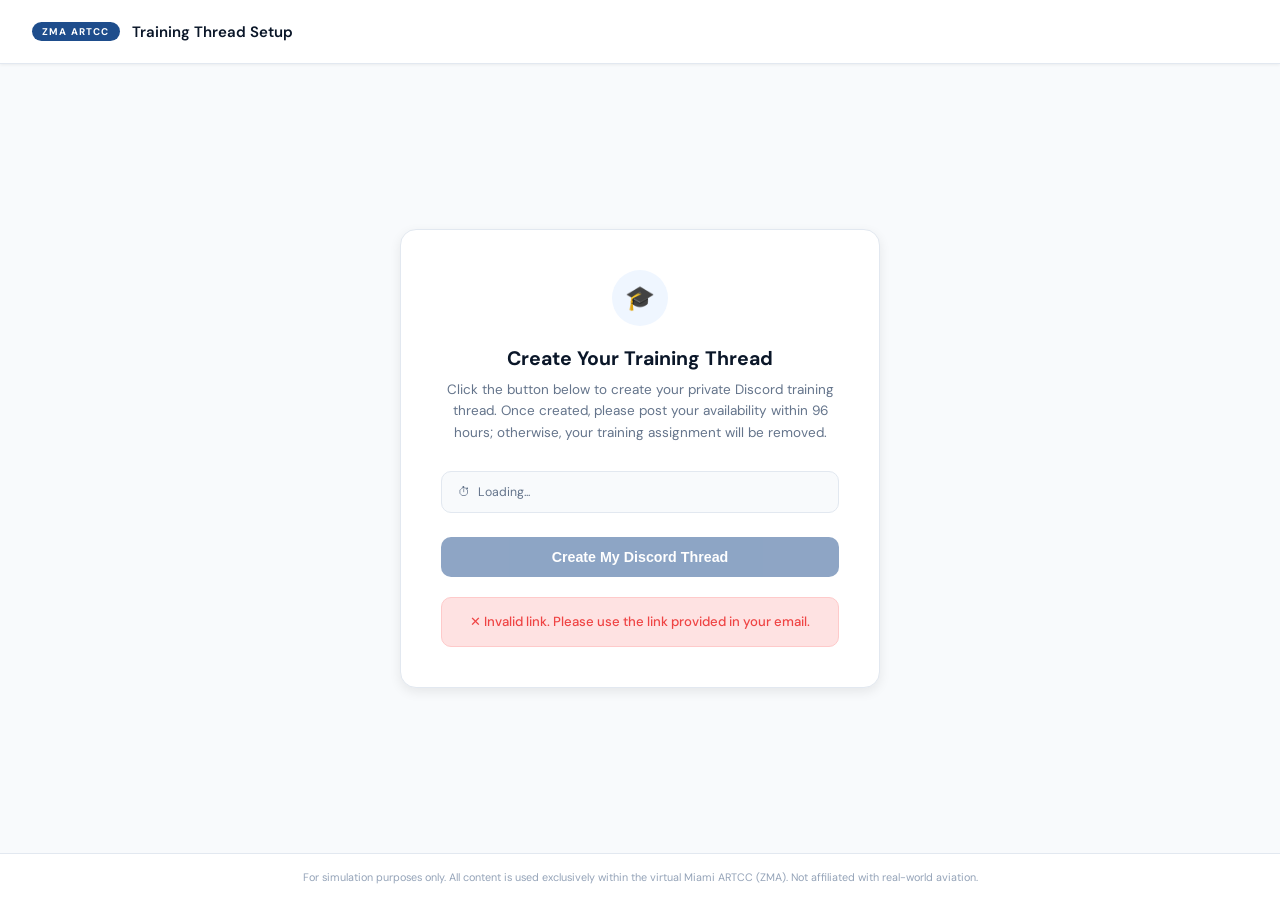
<file: create-thread.html>
<!DOCTYPE html>
<html lang="en">
<head>
  <meta charset="UTF-8">
  <meta name="viewport" content="width=device-width, initial-scale=1.0">
  <title>Create Training Thread — ZMA ARTCC</title>
  <style>
    @import url('https://fonts.googleapis.com/css2?family=DM+Sans:wght@300;400;500;600;700&display=swap');
    :root {
      --blue-900:#0a1628;--blue-600:#1e4d8c;--blue-50:#eff6ff;
      --white:#ffffff;--gray-50:#f8fafc;--gray-100:#f1f5f9;
      --gray-200:#e2e8f0;--gray-400:#94a3b8;--gray-500:#64748b;
      --gray-700:#334155;--gray-800:#1e293b;
      --green-500:#22c55e;--green-100:#dcfce7;
      --red-500:#ef4444;--red-100:#fee2e2;
      --radius:10px;--shadow:0 4px 12px rgba(0,0,0,.08);
    }
    *,*::before,*::after{box-sizing:border-box;margin:0;padding:0}
    html{font-size:15px}
    body{font-family:'DM Sans',sans-serif;background:var(--gray-50);color:var(--gray-800);-webkit-font-smoothing:antialiased;min-height:100vh;display:flex;flex-direction:column}

    nav{background:var(--white);border-bottom:1px solid var(--gray-200);padding:0 32px;height:64px;display:flex;align-items:center;box-shadow:0 1px 3px rgba(0,0,0,.06)}
    .nav-badge{background:var(--blue-600);color:#fff;font-size:.65rem;font-weight:700;letter-spacing:.12em;text-transform:uppercase;padding:3px 10px;border-radius:100px;margin-right:12px}
    .nav-title{font-size:1rem;font-weight:600;color:var(--blue-900)}

    main{flex:1;display:flex;align-items:center;justify-content:center;padding:40px 24px}

    .card{background:var(--white);border:1px solid var(--gray-200);border-radius:16px;padding:40px;max-width:480px;width:100%;box-shadow:var(--shadow);text-align:center}

    .icon{width:56px;height:56px;border-radius:50%;display:flex;align-items:center;justify-content:center;margin:0 auto 20px;font-size:1.6rem}
    .icon-blue{background:var(--blue-50)}
    .icon-green{background:var(--green-100)}
    .icon-red{background:var(--red-100)}
    .icon-gray{background:var(--gray-100)}

    h1{font-size:1.3rem;font-weight:700;color:var(--blue-900);margin-bottom:8px}
    .subtitle{font-size:.9rem;color:var(--gray-500);line-height:1.6;margin-bottom:28px}

    .info-box{background:var(--blue-50);border:1px solid var(--gray-200);border-radius:var(--radius);padding:16px 20px;margin-bottom:24px;text-align:left}
    .info-row{display:flex;justify-content:space-between;align-items:center;font-size:.85rem;margin-bottom:6px}
    .info-row:last-child{margin-bottom:0}
    .info-label{color:var(--gray-500);font-weight:500}
    .info-value{color:var(--gray-800);font-weight:600}

    .timer-box{background:var(--gray-50);border:1px solid var(--gray-200);border-radius:var(--radius);padding:12px 16px;margin-bottom:24px;font-size:.82rem;color:var(--gray-500);display:flex;align-items:center;gap:8px}
    .timer-box.urgent{background:#fff7ed;border-color:#fed7aa;color:#c2410c}
    .timer-box.expired{background:var(--red-100);border-color:#fecaca;color:var(--red-500)}

    .btn{display:inline-flex;align-items:center;justify-content:center;gap:8px;padding:12px 28px;border-radius:var(--radius);font-size:.95rem;font-weight:600;cursor:pointer;border:none;width:100%;transition:opacity .15s}
    .btn-primary{background:var(--blue-600);color:#fff}
    .btn-primary:hover{opacity:.9}
    .btn-primary:disabled{opacity:.5;cursor:not-allowed}
    .btn-success{background:#16a34a;color:#fff}

    .status{display:none;margin-top:20px;padding:14px 18px;border-radius:var(--radius);font-size:.88rem;font-weight:500;line-height:1.5}
    .status-success{background:var(--green-100);color:#16a34a;border:1px solid #bbf7d0}
    .status-error{background:var(--red-100);color:var(--red-500);border:1px solid #fecaca}

    footer{text-align:center;padding:16px;font-size:.72rem;color:var(--gray-400);border-top:1px solid var(--gray-200);background:var(--white)}
  </style>
</head>
<body>

  <nav>
    <span class="nav-badge">ZMA ARTCC</span>
    <span class="nav-title">Training Thread Setup</span>
  </nav>

  <main>
    <div class="card" id="mainCard">
      <div class="icon icon-blue" id="cardIcon">🎓</div>
      <h1 id="cardTitle">Create Your Training Thread</h1>
      <p class="subtitle" id="cardSubtitle">Click the button below to create your private Discord training thread. Once created, please post your availability within 96 hours; otherwise, your training assignment will be removed.</p>

      <div class="info-box" id="infoBox" style="display:none;">
        <div class="info-row"><span class="info-label">Training Program</span><span class="info-value" id="infoType">—</span></div>
        <div class="info-row"><span class="info-label">Assigned Trainer</span><span class="info-value" id="infoTrainer">—</span></div>
      </div>

      <div class="timer-box" id="timerBox">
        <span>⏱</span>
        <span id="timerText">Loading...</span>
      </div>

      <button class="btn btn-primary" id="createBtn" onclick="createThread()" disabled>
        Create My Discord Thread
      </button>

      <div class="status" id="statusBox"></div>
    </div>
  </main>

  <footer>For simulation purposes only. All content is used exclusively within the virtual Miami ARTCC (ZMA). Not affiliated with real-world aviation.</footer>

  <script>
    const WORKER_URL = 'https://zma-thread.parknavy01.workers.dev/create-thread';
    const params = new URLSearchParams(window.location.search);
    const cid = params.get('cid');
    const trainer = params.get('trainer');
    const type = params.get('type');
    const expires = parseInt(params.get('expires') || '0');

    let threadCreated = false;

    function formatTimeLeft(ms) {
      if (ms <= 0) return null;
      const h = Math.floor(ms / 3600000);
      const m = Math.floor((ms % 3600000) / 60000);
      if (h > 0) return `${h}h ${m}m remaining`;
      return `${m} minutes remaining`;
    }

    function init() {
      if (!cid || !expires) {
        showError('Invalid link. Please use the link provided in your email.');
        return;
      }

      const now = Date.now();
      const timeLeft = expires - now;

      // Show info box
      if (type || trainer) {
        document.getElementById('infoBox').style.display = 'block';
        document.getElementById('infoType').textContent = type ? decodeURIComponent(type) : '—';
        document.getElementById('infoTrainer').textContent = trainer ? decodeURIComponent(trainer) : '—';
      }

      if (timeLeft <= 0) {
        // Expired
        document.getElementById('timerBox').className = 'timer-box expired';
        document.getElementById('timerText').textContent = 'This link has expired.';
        document.getElementById('createBtn').disabled = true;
        document.getElementById('cardTitle').textContent = 'Link Expired';
        document.getElementById('cardSubtitle').textContent = 'This link has expired. Please contact ta@zmaartcc.net for assistance.';
        document.getElementById('cardIcon').textContent = '⏰';
        return;
      }

      // Show timer
      const timerBox = document.getElementById('timerBox');
      const timerText = document.getElementById('timerText');
      timerBox.className = timeLeft < 3600000 * 12 ? 'timer-box urgent' : 'timer-box';
      timerText.textContent = 'You have ' + formatTimeLeft(timeLeft) + ' to create your thread.';
      document.getElementById('createBtn').disabled = false;

      // Live countdown
      const interval = setInterval(() => {
        const left = expires - Date.now();
        if (left <= 0) {
          clearInterval(interval);
          timerBox.className = 'timer-box expired';
          timerText.textContent = 'This link has expired.';
          document.getElementById('createBtn').disabled = true;
        } else {
          timerBox.className = left < 3600000 * 12 ? 'timer-box urgent' : 'timer-box';
          timerText.textContent = 'You have ' + formatTimeLeft(left) + ' to create your thread.';
        }
      }, 30000);
    }

    async function createThread() {
      if (threadCreated) return;
      const btn = document.getElementById('createBtn');
      btn.disabled = true;
      btn.textContent = 'Creating thread...';

      const url = `${WORKER_URL}?cid=${encodeURIComponent(cid)}&trainer=${encodeURIComponent(trainer||'')}&type=${encodeURIComponent(type||'')}&expires=${expires}`;

      try {
        const res = await fetch(url);
        const data = await res.json();

        if (data.success) {
          threadCreated = true;
          btn.className = 'btn btn-success';
          btn.textContent = '✓ Thread Created!';
          showSuccess(`Your training thread "<strong>${data.thread_name}</strong>" has been created in Discord. Please check your Discord for the thread and post your availability within 96 hours.`);
          document.getElementById('timerBox').style.display = 'none';
        } else if (data.error === 'expired') {
          showError('This link has expired. Please contact ta@zmaartcc.net for assistance.');
          btn.textContent = 'Link Expired';
        } else if (data.error === 'no_discord') {
          showError('Your VATSIM account is not linked to Discord. Please link it at <a href="https://vatsim.net" target="_blank">vatsim.net</a> and try again.');
          btn.disabled = false;
          btn.textContent = 'Create My Discord Thread';
        } else {
          showError('Something went wrong. Please try again or contact ta@zmaartcc.net.');
          btn.disabled = false;
          btn.textContent = 'Create My Discord Thread';
        }
      } catch(e) {
        showError('Could not connect. Please try again or contact ta@zmaartcc.net.');
        btn.disabled = false;
        btn.textContent = 'Create My Discord Thread';
      }
    }

    function showSuccess(msg) {
      const box = document.getElementById('statusBox');
      box.className = 'status status-success';
      box.innerHTML = '✓ ' + msg;
      box.style.display = 'block';
    }

    function showError(msg) {
      const box = document.getElementById('statusBox');
      box.className = 'status status-error';
      box.innerHTML = '✕ ' + msg;
      box.style.display = 'block';
      document.getElementById('createBtn').disabled = true;
    }

    init();
  </script>
</body>
</html>
</file>
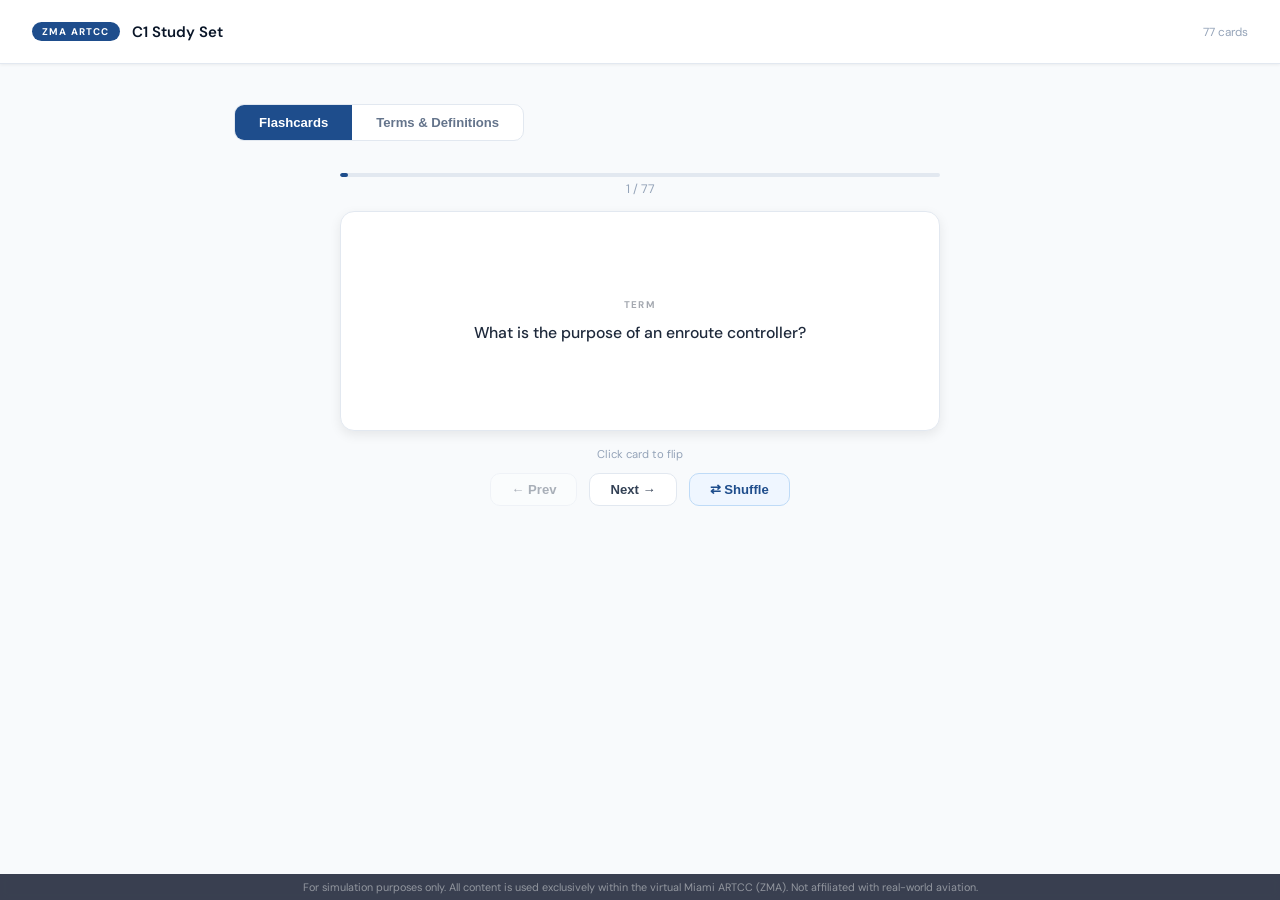
<file: flashcards-c1.html>
<!DOCTYPE html>
<html lang="en">
<head>
  <meta charset="UTF-8">
  <meta name="viewport" content="width=device-width, initial-scale=1.0">
  <title>Flashcards — ZMA ARTCC</title>
  <style>
    @import url('https://fonts.googleapis.com/css2?family=DM+Sans:wght@300;400;500;600;700&display=swap');
    :root {
      --blue-900:#0a1628;--blue-600:#1e4d8c;--blue-50:#eff6ff;
      --white:#ffffff;--gray-50:#f8fafc;--gray-100:#f1f5f9;
      --gray-200:#e2e8f0;--gray-400:#94a3b8;--gray-500:#64748b;
      --gray-700:#334155;--gray-800:#1e293b;
      --radius:10px;--shadow:0 4px 12px rgba(0,0,0,.08);
    }
    *,*::before,*::after{box-sizing:border-box;margin:0;padding:0}
    html{font-size:15px}
    body{font-family:'DM Sans',sans-serif;background:var(--gray-50);color:var(--gray-800);-webkit-font-smoothing:antialiased;min-height:100vh}

    nav{background:var(--white);border-bottom:1px solid var(--gray-200);padding:0 32px;height:64px;display:flex;align-items:center;box-shadow:0 1px 3px rgba(0,0,0,.06)}
    .nav-badge{background:var(--blue-600);color:#fff;font-size:.65rem;font-weight:700;letter-spacing:.12em;text-transform:uppercase;padding:3px 10px;border-radius:100px;margin-right:12px}
    .nav-title{font-size:1rem;font-weight:600;color:var(--blue-900)}
    .nav-count{margin-left:auto;font-size:.78rem;color:var(--gray-400)}

    .page{max-width:860px;margin:0 auto;padding:40px 24px 160px}

    /* ── Section headers ── */
    .section-header{font-size:.7rem;font-weight:700;text-transform:uppercase;letter-spacing:.1em;color:var(--gray-400);margin-bottom:14px;display:flex;align-items:center;gap:10px}
    .section-header::after{content:'';flex:1;height:1px;background:var(--gray-200)}

    /* ── Flashcard ── */
    .flashcard-area{display:flex;flex-direction:column;align-items:center;margin-bottom:48px}
    .card-counter{font-size:.82rem;color:var(--gray-400);margin-bottom:14px}
    .flashcard-wrap{perspective:1000px;width:100%;max-width:600px;height:220px;cursor:pointer;margin-bottom:16px}
    .flashcard-inner{width:100%;height:100%;position:relative;transform-style:preserve-3d;transition:transform .45s cubic-bezier(.4,0,.2,1)}
    .flashcard-wrap.flipped .flashcard-inner{transform:rotateY(180deg)}
    .card-face{position:absolute;inset:0;backface-visibility:hidden;border-radius:14px;display:flex;flex-direction:column;align-items:center;justify-content:center;padding:28px;box-shadow:var(--shadow);text-align:center}
    .card-front{background:var(--white);border:1px solid var(--gray-200)}
    .card-back{background:var(--blue-600);border:1px solid var(--blue-600);color:#fff;transform:rotateY(180deg)}
    .card-label{font-size:.65rem;font-weight:700;letter-spacing:.12em;text-transform:uppercase;opacity:.4;margin-bottom:10px}
    .card-text{font-size:1.05rem;font-weight:500;line-height:1.5}
    .card-image{max-height:80px;max-width:100%;border-radius:8px;margin-bottom:10px;object-fit:contain}
    .card-hint{font-size:.75rem;color:var(--gray-400);margin-top:8px}

    .card-nav{display:flex;align-items:center;gap:12px}
    .card-nav button{background:var(--white);border:1px solid var(--gray-200);border-radius:var(--radius);padding:8px 20px;font-size:.875rem;font-weight:600;cursor:pointer;color:var(--gray-700);transition:background .15s}
    .card-nav button:hover{background:var(--gray-50)}
    .card-nav button:disabled{opacity:.4;cursor:not-allowed}
    .card-nav .shuffle-btn{background:var(--blue-50);border-color:#bfdbf7;color:var(--blue-600)}
    .progress-bar{width:100%;max-width:600px;height:4px;background:var(--gray-200);border-radius:100px;overflow:hidden;margin-bottom:4px}
    .progress-fill{height:100%;background:var(--blue-600);border-radius:100px;transition:width .3s}

    /* ── Q&A List ── */
    .qa-table{background:var(--white);border:1px solid var(--gray-200);border-radius:var(--radius);overflow:hidden;box-shadow:0 1px 3px rgba(0,0,0,.06);margin-bottom:40px}
    .qa-row{display:grid;grid-template-columns:1fr 1fr;border-bottom:1px solid var(--gray-100)}
    .qa-row:last-child{border-bottom:none}
    .qa-row:hover{background:var(--gray-50)}
    .qa-cell{padding:14px 20px;font-size:.88rem;line-height:1.6;color:var(--gray-700)}
    .qa-cell.term{font-weight:600;color:var(--gray-800);border-right:1px solid var(--gray-100)}
    .qa-cell img{max-width:100%;max-height:80px;border-radius:6px;margin-top:6px;object-fit:contain}
    .qa-header{background:var(--gray-50);font-size:.72rem;font-weight:700;text-transform:uppercase;letter-spacing:.08em;color:var(--gray-500);padding:10px 20px;display:grid;grid-template-columns:1fr 1fr;border-bottom:1px solid var(--gray-200)}

    .search-wrap{margin-bottom:14px}
    .search-input{width:100%;padding:10px 14px;border:1px solid var(--gray-200);border-radius:var(--radius);font-size:.875rem;font-family:inherit;background:var(--white)}
    .search-input:focus{outline:none;border-color:var(--blue-600)}

    footer{position:fixed;bottom:0;left:0;right:0;background:rgba(15,23,42,.82);backdrop-filter:blur(4px);text-align:center;padding:6px 16px;font-size:.72rem;color:rgba(255,255,255,.45)}
  </style>
</head>
<body>

  <nav>
    <span class="nav-badge">ZMA ARTCC</span>
    <span class="nav-title" id="setTitle">Flashcards</span>
    <span class="nav-count" id="setCount"></span>
  </nav>

  <div class="page">

    <!-- Mode Toggle -->
    <div style="display:flex;gap:0;background:var(--white);border:1px solid var(--gray-200);border-radius:var(--radius);overflow:hidden;margin-bottom:32px;width:fit-content;">
      <button id="tabFlashcards" onclick="showMode('flashcards')"
        style="padding:10px 24px;font-size:.875rem;font-weight:600;border:none;cursor:pointer;background:var(--blue-600);color:#fff;transition:background .15s;">
        Flashcards
      </button>
      <button id="tabTerms" onclick="showMode('terms')"
        style="padding:10px 24px;font-size:.875rem;font-weight:600;border:none;cursor:pointer;background:transparent;color:var(--gray-500);transition:background .15s;">
        Terms &amp; Definitions
      </button>
    </div>

    <!-- Flashcard section -->
    <div id="modeFlashcards">
      <div class="flashcard-area">
      <div class="progress-bar"><div class="progress-fill" id="progressFill" style="width:0%"></div></div>
      <div class="card-counter" id="cardCounter">— / —</div>
      <div class="flashcard-wrap" id="flashcardWrap" onclick="flipCard()">
        <div class="flashcard-inner" id="flashcardInner">
          <div class="card-face card-front" id="cardFront">
            <div class="card-label">Term</div>
            <div class="card-text" id="frontText">Loading...</div>
          </div>
          <div class="card-face card-back" id="cardBack">
            <div class="card-label" style="color:rgba(255,255,255,.5);">Definition</div>
            <div class="card-text" id="backText"></div>
          </div>
        </div>
      </div>
      <div style="font-size:.75rem;color:var(--gray-400);margin-bottom:12px;" id="clickHint">Click card to flip</div>
      <div class="card-nav">
        <button onclick="prevCard()" id="prevBtn" disabled>← Prev</button>
        <button onclick="nextCard()" id="nextBtn">Next →</button>
        <button class="shuffle-btn" onclick="shuffleCards()">⇄ Shuffle</button>
      </div>
    </div>

      </div>
    </div><!-- /modeFlashcards -->

    <!-- Q&A List -->
    <div id="modeTerms" style="display:none;">
      <div class="search-wrap">
      <input class="search-input" id="searchInput" placeholder="Search terms or definitions..." oninput="filterQA()">
    </div>
    <div class="qa-table">
      <div class="qa-header"><span>Term</span><span>Definition</span></div>
      <div id="qaList"></div>
    </div>
    </div><!-- /modeTerms -->

  </div>

  <footer>For simulation purposes only. All content is used exclusively within the virtual Miami ARTCC (ZMA). Not affiliated with real-world aviation.</footer>

  <script>
    // ── Config — change this per page ──
    // The JSON file should be in the same folder as this HTML file
    const JSON_FILE = document.currentScript?.dataset?.json ||
      window.location.pathname.replace('.html', '.json').replace('flashcards-','flashcards-').split('/').pop();

    let allCards = [];
    let cards = [];
    let currentIdx = 0;
    let isFlipped = false;

    function showMode(mode) {
      document.getElementById('modeFlashcards').style.display = mode === 'flashcards' ? 'block' : 'none';
      document.getElementById('modeTerms').style.display = mode === 'terms' ? 'block' : 'none';
      document.getElementById('tabFlashcards').style.background = mode === 'flashcards' ? 'var(--blue-600)' : 'transparent';
      document.getElementById('tabFlashcards').style.color = mode === 'flashcards' ? '#fff' : 'var(--gray-500)';
      document.getElementById('tabTerms').style.background = mode === 'terms' ? 'var(--blue-600)' : 'transparent';
      document.getElementById('tabTerms').style.color = mode === 'terms' ? '#fff' : 'var(--gray-500)';
    }

    async function loadCards() {
      try {
        // Try to get the set name from the filename
        const filename = window.location.pathname.split('/').pop().replace('.html','');
        const jsonPath = filename.replace('flashcards-','flashcards-') + '.json';

        const res = await fetch(jsonPath);
        if (!res.ok) throw new Error('Not found');
        const data = await res.json();

        document.getElementById('setTitle').textContent = data.name || 'Flashcards';
        document.title = `${data.name || 'Flashcards'} — ZMA ARTCC`;
        document.getElementById('setCount').textContent = `${data.cards.length} cards`;

        allCards = data.cards || [];
        cards = [...allCards];
        renderCard();
        renderQA(allCards);
      } catch(e) {
        document.getElementById('frontText').textContent = 'Could not load flashcards. Make sure the JSON file is in the same folder.';
        console.error(e);
      }
    }

    function renderCard() {
      if (!cards.length) return;
      isFlipped = false;
      document.getElementById('flashcardWrap').classList.remove('flipped');

      const card = cards[currentIdx];
      document.getElementById('frontText').innerHTML =
        (card.image ? `<img src="${card.image}" class="card-image" onerror="this.style.display='none'">` : '') +
        card.term;
      document.getElementById('backText').textContent = card.definition;
      document.getElementById('cardCounter').textContent = `${currentIdx + 1} / ${cards.length}`;
      document.getElementById('progressFill').style.width = `${((currentIdx+1)/cards.length)*100}%`;
      document.getElementById('prevBtn').disabled = currentIdx === 0;
      document.getElementById('nextBtn').disabled = currentIdx === cards.length - 1;
    }

    function flipCard() {
      isFlipped = !isFlipped;
      document.getElementById('flashcardWrap').classList.toggle('flipped', isFlipped);
      document.getElementById('clickHint').textContent = isFlipped ? 'Click to show term' : 'Click card to flip';
    }

    function nextCard() {
      if (currentIdx < cards.length - 1) { currentIdx++; renderCard(); }
    }

    function prevCard() {
      if (currentIdx > 0) { currentIdx--; renderCard(); }
    }

    function shuffleCards() {
      cards = [...cards].sort(() => Math.random() - .5);
      currentIdx = 0;
      renderCard();
    }

    function renderQA(list) {
      document.getElementById('qaList').innerHTML = list.map(c => `
        <div class="qa-row">
          <div class="qa-cell term">
            ${c.image ? `<img src="${c.image}" onerror="this.style.display='none'">` : ''}
            ${c.term}
          </div>
          <div class="qa-cell">${c.definition}</div>
        </div>`).join('');
    }

    function filterQA() {
      const q = document.getElementById('searchInput').value.toLowerCase();
      renderQA(q ? allCards.filter(c => c.term.toLowerCase().includes(q) || c.definition.toLowerCase().includes(q)) : allCards);
    }

    // Keyboard navigation
    document.addEventListener('keydown', e => {
      if (e.key === 'ArrowRight') nextCard();
      if (e.key === 'ArrowLeft') prevCard();
      if (e.key === ' ') { e.preventDefault(); flipCard(); }
    });

    loadCards();
  </script>
</body>
</html>
</file>
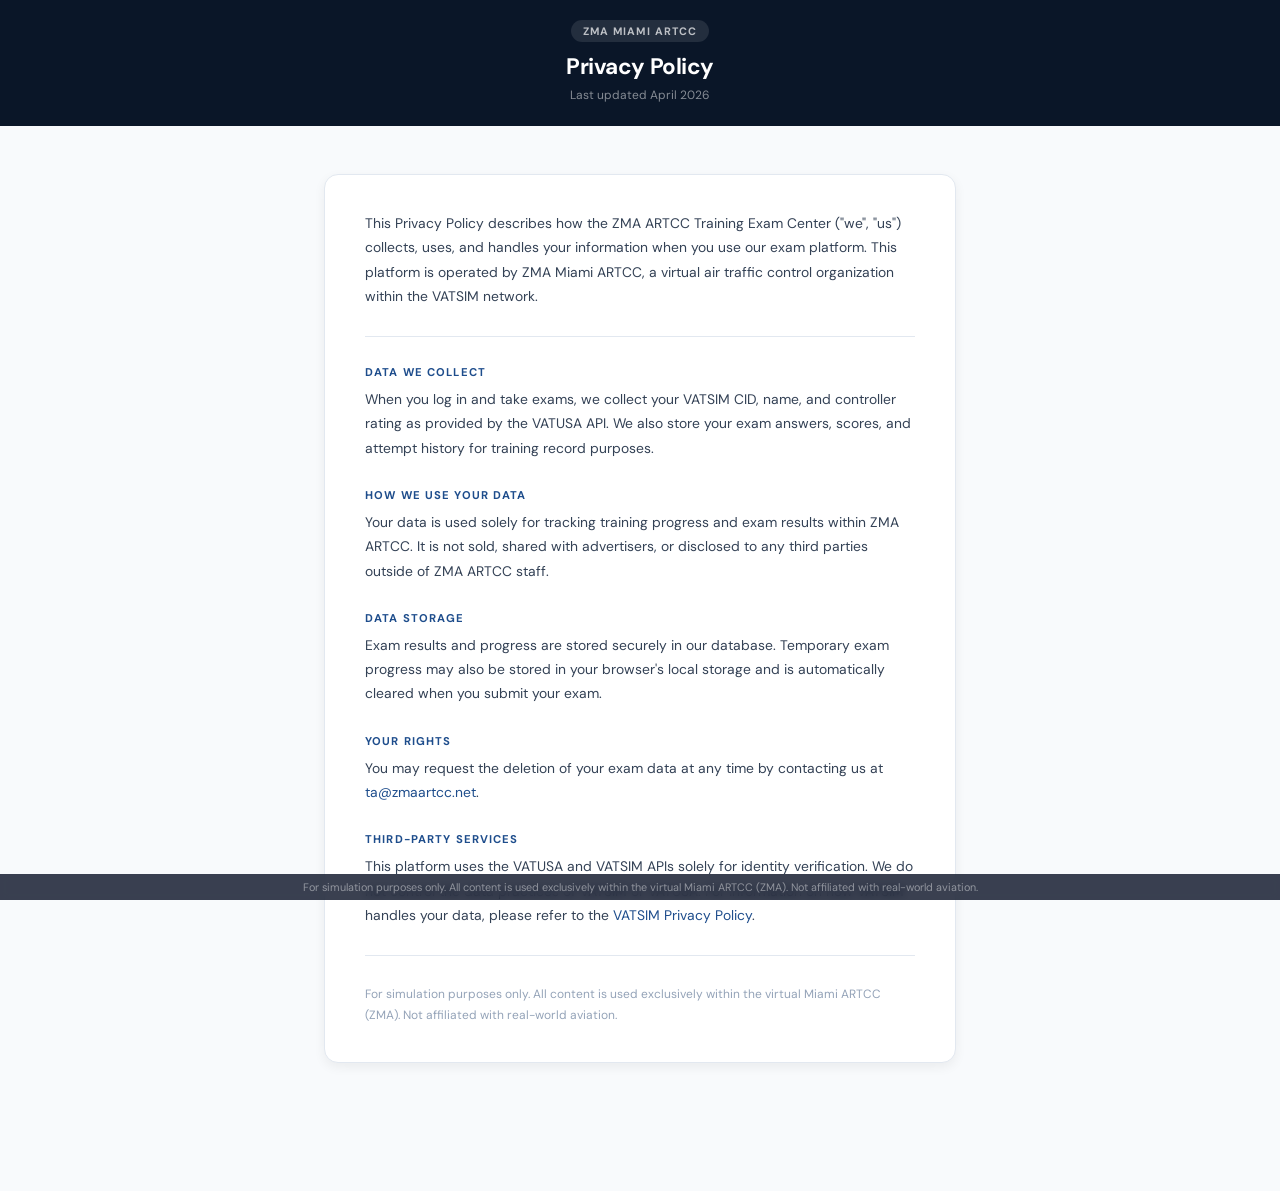
<file: privacy-policy.html>
<!DOCTYPE html>
<html lang="en">
<head>
  <meta charset="UTF-8">
  <meta name="viewport" content="width=device-width, initial-scale=1.0">
  <title>Privacy Policy — ZMA ARTCC Training</title>
  <link rel="preconnect" href="https://fonts.googleapis.com">
  <style>
    @import url('https://fonts.googleapis.com/css2?family=DM+Sans:wght@300;400;500;600;700&display=swap');

    :root {
      --blue-900: #0a1628;
      --blue-800: #0e2044;
      --blue-600: #1e4d8c;
      --blue-50:  #eff6ff;
      --gray-50:  #f8fafc;
      --gray-200: #e2e8f0;
      --gray-400: #94a3b8;
      --gray-500: #64748b;
      --gray-700: #334155;
      --gray-900: #0f172a;
    }

    *, *::before, *::after { box-sizing: border-box; margin: 0; padding: 0; }
    html { font-size: 15px; }
    body {
      font-family: 'DM Sans', sans-serif;
      background: var(--gray-50);
      color: var(--gray-700);
      min-height: 100vh;
    }

    header {
      background: var(--blue-900);
      padding: 20px 0;
      text-align: center;
    }
    header .badge {
      display: inline-block;
      background: rgba(255,255,255,.1);
      color: rgba(255,255,255,.7);
      font-size: .72rem;
      font-weight: 700;
      letter-spacing: .1em;
      text-transform: uppercase;
      padding: 4px 12px;
      border-radius: 20px;
      margin-bottom: 10px;
    }
    header h1 {
      color: #fff;
      font-size: 1.5rem;
      font-weight: 700;
      letter-spacing: -.02em;
    }
    header p {
      color: rgba(255,255,255,.5);
      font-size: .8rem;
      margin-top: 4px;
    }

    main {
      max-width: 680px;
      margin: 48px auto;
      padding: 0 24px 80px;
    }

    .card {
      background: #fff;
      border: 1px solid var(--gray-200);
      border-radius: 14px;
      padding: 36px 40px;
      box-shadow: 0 4px 12px rgba(0,0,0,.06);
    }

    section { margin-bottom: 28px; }
    section:last-child { margin-bottom: 0; }

    h2 {
      font-size: .75rem;
      font-weight: 700;
      letter-spacing: .1em;
      text-transform: uppercase;
      color: var(--blue-600);
      margin-bottom: 8px;
    }

    p {
      font-size: .925rem;
      line-height: 1.75;
      color: var(--gray-700);
    }

    a { color: var(--blue-600); text-decoration: none; }
    a:hover { text-decoration: underline; }

    hr {
      border: none;
      border-top: 1px solid var(--gray-200);
      margin: 28px 0;
    }

    footer {
      position: fixed;
      bottom: 0; left: 0; right: 0;
      background: rgba(15,23,42,.82);
      backdrop-filter: blur(4px);
      text-align: center;
      padding: 6px 16px;
      font-size: .72rem;
      color: rgba(255,255,255,.45);
    }
  </style>
</head>
<body>

  <header>
    <div class="badge">ZMA Miami ARTCC</div>
    <h1>Privacy Policy</h1>
    <p>Last updated April 2026</p>
  </header>

  <main>
    <div class="card">

      <section>
        <p>This Privacy Policy describes how the ZMA ARTCC Training Exam Center ("we", "us") collects, uses, and handles your information when you use our exam platform. This platform is operated by ZMA Miami ARTCC, a virtual air traffic control organization within the VATSIM network.</p>
      </section>

      <hr>

      <section>
        <h2>Data We Collect</h2>
        <p>When you log in and take exams, we collect your VATSIM CID, name, and controller rating as provided by the VATUSA API. We also store your exam answers, scores, and attempt history for training record purposes.</p>
      </section>

      <section>
        <h2>How We Use Your Data</h2>
        <p>Your data is used solely for tracking training progress and exam results within ZMA ARTCC. It is not sold, shared with advertisers, or disclosed to any third parties outside of ZMA ARTCC staff.</p>
      </section>

      <section>
        <h2>Data Storage</h2>
        <p>Exam results and progress are stored securely in our database. Temporary exam progress may also be stored in your browser's local storage and is automatically cleared when you submit your exam.</p>
      </section>

      <section>
        <h2>Your Rights</h2>
        <p>You may request the deletion of your exam data at any time by contacting us at <a href="mailto:ta@zmaartcc.net">ta@zmaartcc.net</a>.</p>
      </section>

      <section>
        <h2>Third-Party Services</h2>
        <p>This platform uses the VATUSA and VATSIM APIs solely for identity verification. We do not control the data practices of VATSIM or VATUSA. For information on how VATSIM handles your data, please refer to the <a href="https://vatsim.net/privacy" target="_blank">VATSIM Privacy Policy</a>.</p>
      </section>

      <hr>

      <section>
        <p style="font-size:.8rem;color:var(--gray-400);">For simulation purposes only. All content is used exclusively within the virtual Miami ARTCC (ZMA). Not affiliated with real-world aviation.</p>
      </section>

    </div>
  </main>

  <footer>
    For simulation purposes only. All content is used exclusively within the virtual Miami ARTCC (ZMA). Not affiliated with real-world aviation.
  </footer>

</body>
</html>
</file>
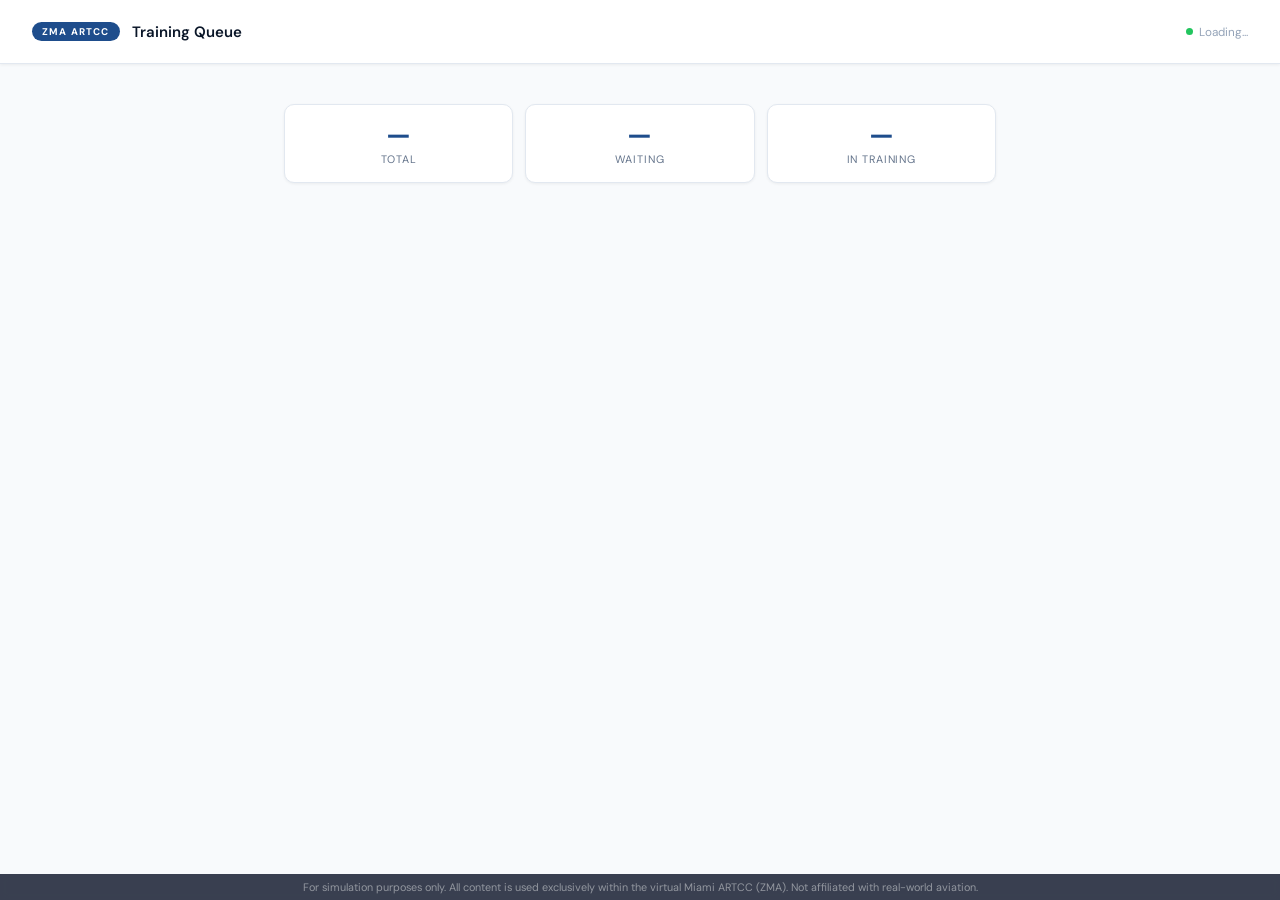
<file: queue.html>
<!DOCTYPE html>
<html lang="en">
<head>
  <meta charset="UTF-8">
  <meta name="viewport" content="width=device-width, initial-scale=1.0">
  <title>Training Queue — ZMA Miami ARTCC</title>
  <style>
    @import url('https://fonts.googleapis.com/css2?family=DM+Sans:wght@300;400;500;600;700&display=swap');
    :root {
      --blue-900:#0a1628;--blue-600:#1e4d8c;--blue-50:#eff6ff;
      --white:#ffffff;--gray-50:#f8fafc;--gray-100:#f1f5f9;
      --gray-200:#e2e8f0;--gray-400:#94a3b8;--gray-500:#64748b;
      --gray-700:#334155;--gray-800:#1e293b;
      --radius:10px;--shadow-sm:0 1px 3px rgba(0,0,0,.06);
    }
    *,*::before,*::after{box-sizing:border-box;margin:0;padding:0}
    html{font-size:15px}
    body{font-family:'DM Sans',sans-serif;background:var(--gray-50);color:var(--gray-800);-webkit-font-smoothing:antialiased;min-height:100vh}
    nav{background:var(--white);border-bottom:1px solid var(--gray-200);padding:0 32px;height:64px;display:flex;align-items:center;box-shadow:var(--shadow-sm)}
    .nav-badge{background:var(--blue-600);color:#fff;font-size:.65rem;font-weight:700;letter-spacing:.12em;text-transform:uppercase;padding:3px 10px;border-radius:100px;margin-right:12px}
    .nav-title{font-size:1rem;font-weight:600;color:var(--blue-900)}
    .nav-right{margin-left:auto;font-size:.78rem;color:var(--gray-400);display:flex;align-items:center;gap:6px}
    .live-dot{width:7px;height:7px;background:#22c55e;border-radius:50%;animation:pulse 2s infinite}
    @keyframes pulse{0%,100%{opacity:1}50%{opacity:.4}}
    .page{max-width:760px;margin:40px auto;padding:0 24px 80px}
    .stats{display:grid;grid-template-columns:repeat(3,1fr);gap:12px;margin-bottom:32px}
    .stat{background:var(--white);border:1px solid var(--gray-200);border-radius:var(--radius);padding:16px 20px;text-align:center;box-shadow:var(--shadow-sm)}
    .stat-num{font-size:1.8rem;font-weight:700;color:var(--blue-600);line-height:1;margin-bottom:4px}
    .stat-label{font-size:.72rem;color:var(--gray-500);text-transform:uppercase;letter-spacing:.08em}
    .section{margin-bottom:28px}
    .section-header{font-size:.7rem;font-weight:700;text-transform:uppercase;letter-spacing:.1em;color:var(--gray-400);margin-bottom:10px;display:flex;align-items:center;gap:10px}
    .section-header::after{content:'';flex:1;height:1px;background:var(--gray-200)}
    .queue-table{background:var(--white);border:1px solid var(--gray-200);border-radius:var(--radius);overflow:hidden;box-shadow:var(--shadow-sm)}
    table{width:100%;border-collapse:collapse}
    thead th{background:var(--gray-50);font-size:.7rem;font-weight:700;text-transform:uppercase;letter-spacing:.08em;color:var(--gray-500);padding:10px 16px;text-align:left;border-bottom:1px solid var(--gray-200)}
    tbody tr{border-bottom:1px solid var(--gray-100)}
    tbody tr:last-child{border-bottom:none}
    tbody tr:hover{background:var(--gray-50)}
    td{padding:12px 16px;font-size:.88rem;color:var(--gray-700)}
    td.pos{font-weight:700;color:var(--gray-400);width:40px;text-align:center}
    td.name{font-weight:600;color:var(--gray-800)}
    td.date{color:var(--gray-400);font-size:.82rem}
    .badge{display:inline-block;font-size:.68rem;font-weight:700;letter-spacing:.06em;text-transform:uppercase;padding:2px 9px;border-radius:100px}
    .badge-waiting{background:var(--gray-100);color:var(--gray-500)}
    .badge-training{background:#dcfce7;color:#16a34a}
    .empty{padding:32px;text-align:center;color:var(--gray-400);font-size:.88rem}
    footer{position:fixed;bottom:0;left:0;right:0;background:rgba(15,23,42,.82);backdrop-filter:blur(4px);text-align:center;padding:6px 16px;font-size:.72rem;color:rgba(255,255,255,.45)}
  </style>
</head>
<body>
  <nav>
    <span class="nav-badge">ZMA ARTCC</span>
    <span class="nav-title">Training Queue</span>
    <div class="nav-right"><div class="live-dot"></div><span id="lastUpdated">Loading...</span></div>
  </nav>
  <div class="page">
    <div class="stats">
      <div class="stat"><div class="stat-num" id="statTotal">—</div><div class="stat-label">Total</div></div>
      <div class="stat"><div class="stat-num" id="statWaiting">—</div><div class="stat-label">Waiting</div></div>
      <div class="stat"><div class="stat-num" id="statTraining">—</div><div class="stat-label">In Training</div></div>
    </div>
    <div id="content"></div>
  </div>
  <footer>For simulation purposes only. All content is used exclusively within the virtual Miami ARTCC (ZMA). Not affiliated with real-world aviation.</footer>
  <script src="js/config.js"></script>
  <script>
    function fmt(d){if(!d)return'—';return new Date(d).toLocaleDateString('en-US',{month:'short',day:'numeric',year:'numeric'});}
    function section(label,students){
      const rows=students.length?students.map((s,i)=>`<tr><td class="pos">${i+1}</td><td class="name">${s.first_name} ${s.last_name}</td><td>${s.training_type||'—'}</td><td class="date">${fmt(s.requested_at)}</td><td><span class="badge ${s.status==='training'?'badge-training':'badge-waiting'}">${s.status==='training'?'In Training':'Waiting'}</span></td></tr>`).join(''):`<tr><td colspan="5" class="empty">No students in this queue.</td></tr>`;
      return`<div class="section"><div class="section-header">${label} &nbsp;${students.length} student${students.length!==1?'s':''}</div><div class="queue-table"><table><thead><tr><th>#</th><th>Name</th><th>Training Type</th><th>Requested</th><th>Status</th></tr></thead><tbody>${rows}</tbody></table></div></div>`;
    }
    async function load(){
      const h={'apikey':CONFIG.SUPABASE_KEY,'Authorization':'Bearer '+CONFIG.SUPABASE_KEY,'Cache-Control':'no-cache'};
      const [hr,vr]=await Promise.all([fetch(`${CONFIG.SUPABASE_URL}/rest/v1/training_queue?queue_type=eq.home&status=not.in.(completed,removed)&order=sort_order.asc,requested_at.asc`,{headers:h}),fetch(`${CONFIG.SUPABASE_URL}/rest/v1/training_queue?queue_type=eq.visitor&status=not.in.(completed,removed)&order=sort_order.asc,requested_at.asc`,{headers:h})]);
      const home=await hr.json(),visitor=await vr.json(),all=[...home,...visitor];
      document.getElementById('statTotal').textContent=all.length;
      document.getElementById('statWaiting').textContent=all.filter(s=>s.status==='waiting').length;
      document.getElementById('statTraining').textContent=all.filter(s=>s.status==='training').length;
      document.getElementById('content').innerHTML=section('Home Controller Queue',home)+section('Visitor Queue',visitor);
      document.getElementById('lastUpdated').textContent='Updated '+new Date().toLocaleTimeString('en-US',{hour:'numeric',minute:'2-digit'});
    }
    load();setInterval(load,60000);
  </script>
</body>
</html>
</file>
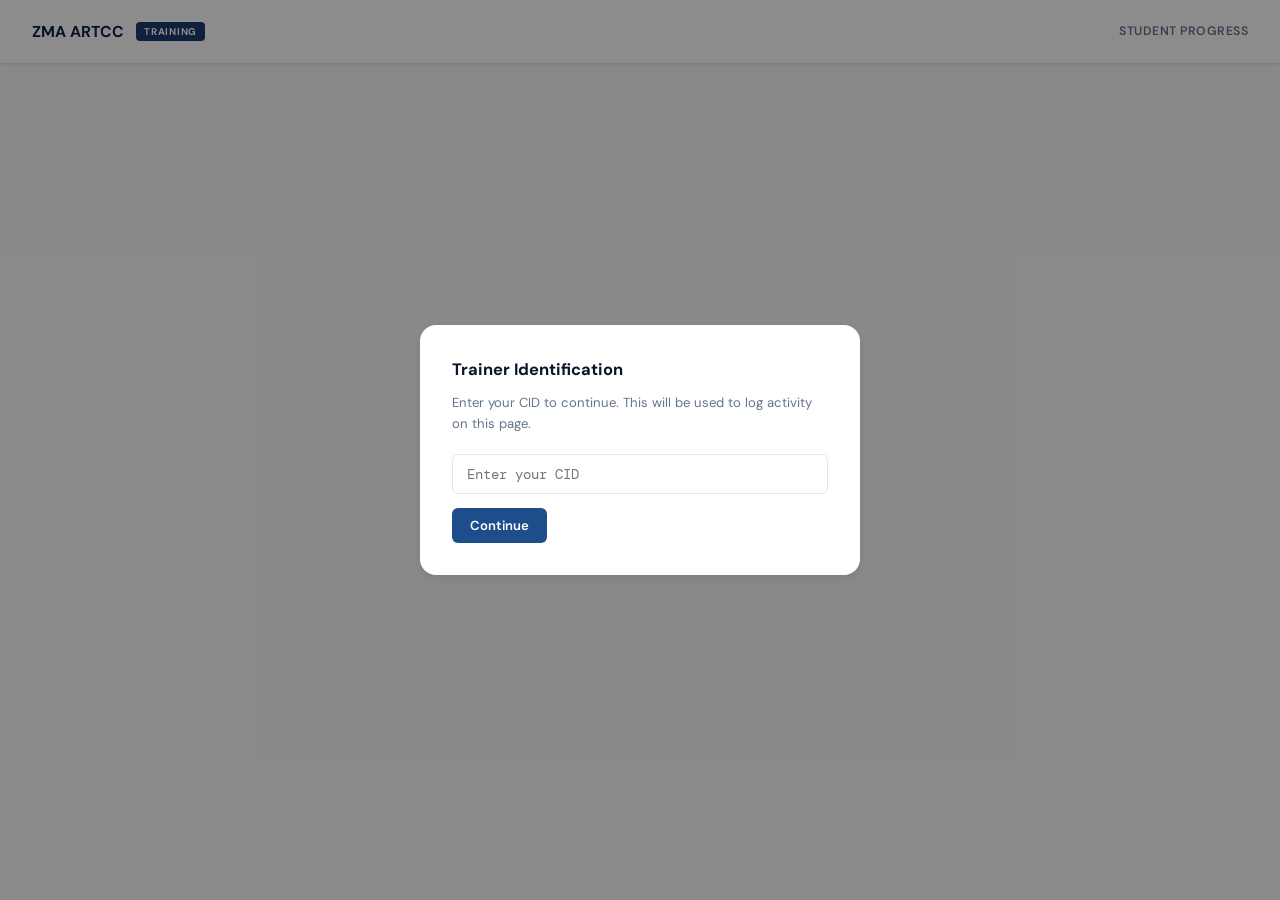
<file: student-progress.html>
<!DOCTYPE html>
<html lang="en">
<head>
  <meta charset="UTF-8">
  <meta name="viewport" content="width=device-width, initial-scale=1.0">
  <title>Student Progress — ZMA ARTCC</title>
  <style>
    @import url('https://fonts.googleapis.com/css2?family=DM+Sans:wght@300;400;500;600;700&family=DM+Mono:wght@400;500&display=swap');
    :root {
      --blue-900:#0a1628;--blue-800:#0e2044;--blue-700:#1a3a6b;--blue-600:#1e4d8c;
      --blue-500:#2563a8;--blue-400:#3b82c4;--blue-300:#60a5d8;--blue-200:#bfdbf7;
      --blue-100:#dbeafe;--blue-50:#eff6ff;--white:#ffffff;--gray-50:#f8fafc;
      --gray-100:#f1f5f9;--gray-200:#e2e8f0;--gray-300:#cbd5e1;--gray-400:#94a3b8;
      --gray-500:#64748b;--gray-600:#475569;--gray-700:#334155;--gray-800:#1e293b;
      --red-600:#dc2626;--red-100:#fee2e2;--green-600:#16a34a;--green-100:#dcfce7;
      --yellow-600:#ca8a04;--yellow-100:#fef9c3;
      --font-main:'DM Sans',sans-serif;--font-mono:'DM Mono',monospace;
      --radius-sm:6px;--radius:10px;--radius-lg:16px;
      --shadow-sm:0 1px 3px rgba(0,0,0,.06),0 1px 2px rgba(0,0,0,.04);
      --shadow:0 4px 12px rgba(0,0,0,.08);--nav-height:64px;
    }
    *,*::before,*::after{box-sizing:border-box;margin:0;padding:0}
    html{font-size:15px}
    body{font-family:var(--font-main);background:var(--gray-50);color:var(--gray-800);line-height:1.6;-webkit-font-smoothing:antialiased;min-height:100vh}

    /* NAV */
    .top-nav{position:fixed;top:0;left:0;right:0;height:var(--nav-height);background:var(--white);border-bottom:1px solid var(--gray-200);display:flex;align-items:center;justify-content:space-between;padding:0 32px;z-index:100;box-shadow:var(--shadow-sm)}
    .nav-brand{display:flex;align-items:center;gap:12px;font-weight:700;font-size:1.05rem;color:var(--blue-800);text-decoration:none}
    .nav-brand-badge{background:var(--blue-700);color:var(--white);font-size:.65rem;font-weight:700;letter-spacing:.08em;padding:2px 8px;border-radius:4px}
    .nav-page-title{font-size:.82rem;font-weight:600;color:var(--gray-500);letter-spacing:.04em;text-transform:uppercase}

    /* MAIN */
    .main{padding-top:calc(var(--nav-height) + 40px);padding-bottom:60px;max-width:1100px;margin:0 auto;padding-left:24px;padding-right:24px}
    .page-header{margin-bottom:32px}
    .page-header h1{font-size:1.6rem;font-weight:700;color:var(--blue-900);margin-bottom:4px}
    .page-header p{color:var(--gray-500);font-size:.9rem}

    /* MODAL */
    .modal-backdrop{display:none;position:fixed;inset:0;background:rgba(0,0,0,.45);z-index:200;align-items:center;justify-content:center}
    .modal-backdrop.open{display:flex}
    .modal{background:var(--white);border-radius:var(--radius-lg);padding:32px;max-width:440px;width:100%;box-shadow:var(--shadow)}
    .modal h2{font-size:1.1rem;font-weight:700;color:var(--blue-900);margin-bottom:8px}
    .modal p{color:var(--gray-500);font-size:.875rem;margin-bottom:20px}
    .modal-input{width:100%;padding:10px 14px;border:1.5px solid var(--gray-200);border-radius:var(--radius-sm);font-family:var(--font-mono);font-size:.95rem;outline:none;transition:border-color .15s;margin-bottom:14px}
    .modal-input:focus{border-color:var(--blue-400)}
    .modal-error{color:var(--red-600);font-size:.8rem;margin-bottom:10px;display:none}

    /* BUTTONS */
    .btn{display:inline-flex;align-items:center;gap:6px;padding:9px 18px;border-radius:var(--radius-sm);font-family:var(--font-main);font-size:.875rem;font-weight:600;cursor:pointer;border:none;transition:background .15s,color .15s}
    .btn-primary{background:var(--blue-600);color:var(--white)}
    .btn-primary:hover{background:var(--blue-700)}
    .btn-secondary{background:var(--gray-100);color:var(--gray-700)}
    .btn-secondary:hover{background:var(--gray-200)}
    .btn-sm{padding:6px 12px;font-size:.8rem}

    /* LOADER / ERROR */
    .loader{display:flex;align-items:center;justify-content:center;gap:10px;padding:48px;color:var(--gray-400);font-size:.875rem}
    .spinner{width:20px;height:20px;border:2px solid var(--gray-200);border-top-color:var(--blue-500);border-radius:50%;animation:spin .7s linear infinite}
    @keyframes spin{to{transform:rotate(360deg)}}
    .error-msg{background:var(--red-100);color:var(--red-600);padding:14px 18px;border-radius:var(--radius);font-size:.875rem;margin-bottom:20px}

    /* SELECTOR */
    .selector-card{background:var(--white);border:1px solid var(--gray-200);border-radius:var(--radius-lg);padding:32px;box-shadow:var(--shadow-sm)}
    .filter-row{display:flex;gap:10px;margin-bottom:20px;flex-wrap:wrap;align-items:center}
    .filter-input{flex:1;min-width:180px;padding:8px 12px;border:1.5px solid var(--gray-200);border-radius:var(--radius-sm);font-family:var(--font-main);font-size:.875rem;color:var(--gray-800);background:var(--white);outline:none;transition:border-color .15s}
    .filter-input:focus{border-color:var(--blue-400)}
    .filter-select{padding:8px 12px;border:1.5px solid var(--gray-200);border-radius:var(--radius-sm);font-family:var(--font-main);font-size:.875rem;color:var(--gray-700);background:var(--white);outline:none;cursor:pointer;transition:border-color .15s}
    .filter-select:focus{border-color:var(--blue-400)}
    .selector-label{font-size:.72rem;font-weight:700;letter-spacing:.08em;text-transform:uppercase;color:var(--gray-500);margin-bottom:10px}
    .count-chip{background:var(--gray-100);color:var(--gray-600);font-size:.72rem;font-weight:700;padding:2px 9px;border-radius:20px}
    .student-grid{display:grid;grid-template-columns:repeat(auto-fill,minmax(240px,1fr));gap:12px;margin-top:8px}
    .student-card{border:1.5px solid var(--gray-200);border-radius:var(--radius);padding:14px 16px;cursor:pointer;transition:border-color .15s,box-shadow .15s,background .15s;background:var(--white);display:flex;flex-direction:column;gap:4px}
    .student-card:hover{border-color:var(--blue-400);box-shadow:var(--shadow);background:var(--blue-50)}
    .student-card-name{font-weight:700;font-size:.95rem;color:var(--blue-900)}
    .student-card-cid{font-family:var(--font-mono);font-size:.78rem;color:var(--gray-500)}
    .student-card-meta{display:flex;align-items:center;gap:6px;margin-top:4px;flex-wrap:wrap}
    .badge{display:inline-block;padding:2px 8px;border-radius:20px;font-size:.7rem;font-weight:700;letter-spacing:.03em}
    .badge-blue{background:var(--blue-100);color:var(--blue-700)}
    .badge-gray{background:var(--gray-100);color:var(--gray-600)}
    .badge-green{background:var(--green-100);color:var(--green-600)}
    .empty-state{text-align:center;padding:48px 24px;color:var(--gray-400)}
    .empty-state p{font-size:.9rem}

    /* DETAIL */
    #detailView{display:none}
    .back-btn{display:inline-flex;align-items:center;gap:6px;font-size:.82rem;font-weight:600;color:var(--blue-600);cursor:pointer;border:none;background:none;padding:0;margin-bottom:20px;transition:color .15s}
    .back-btn:hover{color:var(--blue-800)}
    .detail-header{background:var(--white);border:1px solid var(--gray-200);border-radius:var(--radius-lg);padding:24px 28px;margin-bottom:24px;box-shadow:var(--shadow-sm);display:flex;align-items:center;justify-content:space-between;flex-wrap:wrap;gap:16px}
    .detail-name{font-size:1.4rem;font-weight:700;color:var(--blue-900)}
    .detail-meta{display:flex;gap:8px;flex-wrap:wrap;margin-top:6px;align-items:center}
    .cid-link{color:var(--blue-600);text-decoration:none;font-family:var(--font-mono);font-size:.8rem}
    .cid-link:hover{text-decoration:underline}
    .viewer-chip{display:flex;align-items:center;gap:6px;background:var(--gray-100);border-radius:var(--radius-sm);padding:6px 12px;font-size:.8rem;color:var(--gray-600)}
    .viewer-chip strong{color:var(--gray-800)}

    /* TABLE */
    .table-card{background:var(--white);border:1px solid var(--gray-200);border-radius:var(--radius-lg);box-shadow:var(--shadow-sm);overflow:hidden;margin-bottom:24px}
    .table-card-header{padding:16px 24px;border-bottom:2px solid var(--gray-200);background:var(--blue-900);display:flex;align-items:center;justify-content:space-between}
    .table-card-title{font-weight:700;font-size:.95rem;color:var(--white);letter-spacing:.04em;text-transform:uppercase}
    .table-wrap{overflow-x:auto}
    table{width:100%;border-collapse:collapse}
    thead th{padding:9px 14px;text-align:left;font-size:.7rem;font-weight:700;letter-spacing:.08em;text-transform:uppercase;color:var(--gray-500);background:var(--gray-50);border-bottom:1px solid var(--gray-200);white-space:nowrap}
    thead th.th-check{width:44px;text-align:center}
    thead th.th-notes{min-width:200px}
    tbody tr{border-bottom:1px solid var(--gray-100);transition:background .1s}
    tbody tr:last-child{border-bottom:none}
    tbody tr:hover{background:var(--blue-50)}
    tbody td{padding:11px 14px;font-size:.85rem;color:var(--gray-700);vertical-align:middle}
    td.td-id{font-family:var(--font-mono);font-size:.78rem;color:var(--gray-500);white-space:nowrap}
    td.td-domain{font-weight:600;color:var(--gray-800)}
    td.td-standard{color:var(--gray-600);font-size:.82rem;line-height:1.5}
    td.td-check{text-align:center}
    td.td-notes{}

    /* Section header row */
    tr.section-header td{background:var(--blue-800);color:var(--white);font-weight:700;font-size:.78rem;letter-spacing:.06em;text-transform:uppercase;padding:8px 14px;border-bottom:none}

    /* Checkbox */
    .progress-check{width:18px;height:18px;cursor:pointer;accent-color:var(--blue-600)}

    /* Notes input */
    .notes-input{width:100%;padding:6px 8px;border:1px solid var(--gray-200);border-radius:var(--radius-sm);font-family:var(--font-main);font-size:.82rem;color:var(--gray-700);resize:none;outline:none;min-height:60px;overflow:hidden;line-height:1.5;transition:border-color .15s;background:transparent;display:block}
    .notes-input:focus{border-color:var(--blue-400);background:var(--white)}
    .save-indicator{font-size:.72rem;color:var(--gray-400);margin-left:8px;transition:opacity .3s}

    /* DETAIL TAB BAR */
    .detail-tab-bar{display:flex;gap:4px;border-bottom:2px solid var(--gray-200);margin-bottom:24px;flex-wrap:wrap}
    .detail-tab{padding:10px 20px;border:none;background:none;font-family:var(--font-main);font-size:.875rem;font-weight:600;color:var(--gray-500);cursor:pointer;border-bottom:2px solid transparent;margin-bottom:-2px;border-radius:var(--radius-sm) var(--radius-sm) 0 0;transition:color .15s,border-color .15s,background .15s}
    .detail-tab:hover{color:var(--blue-600);background:var(--blue-50)}
    .detail-tab.active{color:var(--blue-600);border-bottom-color:var(--blue-600)}

    .detail-tab.completed{color:var(--green-600);border-bottom-color:var(--green-600);background:var(--green-100);}
    .detail-tab.completed:hover{background:var(--green-100);color:var(--green-600);}

    /* Progress bar */
    .progress-bar-wrap{display:flex;align-items:center;gap:12px;margin-bottom:6px}
    .progress-bar-track{flex:1;height:8px;background:var(--gray-200);border-radius:4px;overflow:hidden}
    .progress-bar-fill{height:100%;background:var(--blue-500);border-radius:4px;transition:width .4s}
    .progress-label{font-size:.75rem;font-weight:700;color:var(--gray-600);white-space:nowrap}
  </style>
</head>
<body>

  <nav class="top-nav">
    <div class="nav-brand">
      <span>ZMA ARTCC</span>
      <span class="nav-brand-badge">TRAINING</span>
    </div>
    <span class="nav-page-title">Student Progress</span>
  </nav>

  <main class="main">

    <!-- CID PROMPT MODAL -->
    <div class="modal-backdrop open" id="cidModal">
      <div class="modal">
        <h2>Trainer Identification</h2>
        <p>Enter your CID to continue. This will be used to log activity on this page.</p>
        <input class="modal-input" id="cidInput" placeholder="Enter your CID" maxlength="10" />
        <div class="modal-error" id="cidError">Please enter a valid CID.</div>
        <div style="display:flex;gap:10px">
          <button class="btn btn-primary" onclick="submitCid()">Continue</button>
        </div>
      </div>
    </div>

    <!-- SELECTOR VIEW -->
    <div id="selectorView" style="display:none">
      <div class="page-header">
        <h1>Student Progress</h1>
        <p>Showing students currently in training with an assigned trainer.</p>
      </div>
      <div class="selector-card">
        <div id="selectorLoader" class="loader"><div class="spinner"></div> Loading students…</div>
        <div id="selectorError" class="error-msg" style="display:none"></div>
        <div id="selectorContent" style="display:none">
          <div class="filter-row">
            <input class="filter-input" id="searchInput" placeholder="Search by name or CID…" oninput="filterStudents()" />
            <select class="filter-select" id="trainerFilter" onchange="filterStudents()"><option value="">All Trainers</option></select>
            <select class="filter-select" id="typeFilter" onchange="filterStudents()"><option value="">All Training Types</option></select>
          </div>
          <div class="selector-label">Students In Training <span class="count-chip" id="studentCount">0</span></div>
          <div class="student-grid" id="studentGrid"></div>
          <div id="noResults" class="empty-state" style="display:none">
            <p>No students match your search.</p>
          </div>
        </div>
      </div>
    </div>

    <!-- DETAIL VIEW -->
    <div id="detailView">
      <button class="back-btn" onclick="showSelector()">
        <svg xmlns="http://www.w3.org/2000/svg" width="14" height="14" viewBox="0 0 24 24" fill="none" stroke="currentColor" stroke-width="2.5" stroke-linecap="round" stroke-linejoin="round"><path d="M19 12H5"/><path d="m12 19-7-7 7-7"/></svg>
        Back to Students
      </button>

      <div class="detail-header">
        <div>
          <div class="detail-name" id="detailName">—</div>
          <div class="detail-meta">
            <a id="detailCid" href="#" target="_blank" class="cid-link">—</a>
            <span id="detailType" class="badge badge-blue">—</span>
            <span id="detailTrainer" class="badge badge-gray">—</span>
          </div>
        </div>
        <div style="display:flex;align-items:center;gap:12px;flex-wrap:wrap">
          <div class="viewer-chip">
            <svg xmlns="http://www.w3.org/2000/svg" width="13" height="13" viewBox="0 0 24 24" fill="none" stroke="currentColor" stroke-width="2"><path d="M20 21v-2a4 4 0 0 0-4-4H8a4 4 0 0 0-4 4v2"/><circle cx="12" cy="7" r="4"/></svg>
            Viewing as CID <strong id="viewerCidLabel">—</strong>
          </div>
          <div>
            <div class="progress-bar-wrap">
              <div class="progress-bar-track"><div class="progress-bar-fill" id="progressBarFill" style="width:0%"></div></div>
              <span class="progress-label" id="progressLabel">0 / 0</span>
            </div>
          </div>
        </div>
      </div>

      <!-- TAB BAR -->
      <div class="detail-tab-bar" id="detailTabBar" style="display:flex;align-items:center;justify-content:space-between;flex-wrap:wrap;gap:8px;">
        <div style="display:flex;flex-wrap:wrap;gap:0;">
          <button class="detail-tab active" id="dtab-competencies" onclick="switchDetailTab('competencies')">Competencies</button>
          <div id="lessonPlanTabs" style="display:contents;"></div>
        </div>
        <button class="btn" id="otsBtn" onclick="openOtsModal()"
          style="background:#dc2626;color:#fff;font-weight:700;letter-spacing:.05em;padding:8px 20px;border-radius:8px;font-size:.85rem;border:none;cursor:pointer;flex-shrink:0;transition:background .15s;"
          onmouseover="this.style.background='#b91c1c'" onmouseout="this.style.background='#dc2626'">
          OTS
        </button>
      </div>

      <!-- OTS PASSWORD MODAL -->
      <div id="otsModal" style="display:none;position:fixed;inset:0;background:rgba(0,0,0,.55);z-index:300;align-items:center;justify-content:center;">
        <div style="background:var(--white);border-radius:var(--radius-lg);padding:32px;max-width:400px;width:94%;box-shadow:var(--shadow-lg);">
          <div style="font-size:1.1rem;font-weight:700;color:var(--blue-900);margin-bottom:6px;">OTS Access</div>
          <div style="font-size:.875rem;color:var(--gray-500);margin-bottom:18px;">Enter the OTS password to continue.</div>
          <input id="otsPasswordInput" type="password" placeholder="Password"
            style="width:100%;padding:10px 14px;border:1.5px solid var(--gray-200);border-radius:var(--radius-sm);font-family:var(--font-mono);font-size:.95rem;outline:none;margin-bottom:10px;"
            onkeydown="if(event.key==='Enter')submitOtsPassword()" />
          <div id="otsPasswordError" style="color:#dc2626;font-size:.8rem;margin-bottom:10px;display:none;">Incorrect password.</div>
          <div style="display:flex;gap:10px;">
            <button onclick="submitOtsPassword()"
              style="background:#dc2626;color:#fff;border:none;padding:9px 20px;border-radius:var(--radius-sm);font-weight:700;font-size:.875rem;cursor:pointer;">
              Enter
            </button>
            <button onclick="closeOtsModal()"
              style="background:var(--gray-100);color:var(--gray-700);border:none;padding:9px 20px;border-radius:var(--radius-sm);font-weight:600;font-size:.875rem;cursor:pointer;">
              Cancel
            </button>
          </div>
        </div>
      </div>

      <!-- COMPETENCIES PANEL -->
      <div id="panel-competencies">
        <div id="progressTablesContainer"></div>
      </div>

      <!-- LESSON PLAN PANELS (rendered dynamically) -->
      <div id="lessonPanelsContainer"></div>

      <!-- OTS PANEL -->
      <div id="panel-ots" style="display:none;">
        <div id="otsPanelContent"></div>
      </div>
    </div>

  </main>

  <script src="js/config.js"></script>
  <script>
  // ─────────────────────────────────────────────────────────
  // RUBRIC DATA
  // ─────────────────────────────────────────────────────────
  const RUBRICS = {
    S1: {
      theory: [
        { id:'1.2.1',  domain:'Discussion of FAA 7110.65',          standard:'Accesses and can locate relevant topics in the 7110.65 when prompted.' },
        { id:'1.2.3a', domain:'Airspace Classes',                    standard:'Describes G, E, D, C, B, A, and TRSA airspace including operating requirements, and airspace dimensions. Identifies airspace class for subdivision airports.' },
        { id:'1.2.4a', domain:'METAR',                               standard:'Fully decodes a provided METAR to include, at least: Station identification, time of observation, wind (including variable, gusts), visibility, identified cloud types (including what constitutes a ceiling), temperature, dewpoint, and altimeter setting. Given a METAR, identifies if the airport meets VFR minimums.' },
        { id:'1.2.4b', domain:'Terminal Aerodrome Forecast (TAF)',    standard:'Fully decodes a provided TAF to include, at least: Overall period of validity, and expected conditions for a specified time frame.' },
        { id:'1.2.6',  domain:'Aircraft Type Designators',           standard:'Given an aircraft type designator, correctly identifies make/model, and number and type of engines.' },
        { id:'2.1.1a', domain:'Route of Flight',                     standard:'Identifies components of an IFR route, including fixes, intersections, RNAV waypoints, VORs, DMEs, airways, and radials.' },
        { id:'2.1.1b', domain:'IFR Altitude Assignment',             standard:'Explains requirements for usage of "Climb Via SID" phraseology.' },
        { id:'2.1.2',  domain:'VFR Clearances',                      standard:'Identifies when a VFR clearance is required.' },
        { id:'2.1.3',  domain:'Special VFR',                         standard:'Explains Special VFR requirements.' },
        { id:'2.2.1',  domain:'Airport Layout',                      standard:'Defines movement and non-movement areas and identifies at local airport(s).' },
        { id:'2.2.2e', domain:'Helicopter Ground Movement',          standard:'Identifies and defines the three movement types available to helicopters.' },
        { id:'2.2.3',  domain:'Mode C',                              standard:'Explains when Mode C is required to be on.' },
        { id:'3.1.1',  domain:'Transfer of Communication',           standard:'Explains expectations for aircraft when approaching the departure runway.' },
      ],
      practical: [
        { id:'1.1.1',  domain:'Setting Up ATC Client',               standard:'Connects to and activates on an appropriate sweatbox position.' },
        { id:'1.2.4d', domain:'Issuance of Weather Information',     standard:'Verifies aircraft receipt of appropriate weather (altimeter setting) and airport information (ATIS).' },
        { id:'1.2.5a', domain:'Two-Way Radio Communication',         standard:'Properly establishes two-way radio communication with all aircraft.' },
        { id:'1.2.5b', domain:'NATO Phonetic',                       standard:'Pronounces letters in accordance with NATO phonetic alphabet.' },
        { id:'1.2.5c', domain:'Number Groupings',                    standard:'Pronounces numbers appropriately, including groups of numbers, in the following situations: Aircraft callsigns (both 3LD and registration), heading, speed, altitude, and runway assignments.' },
        { id:'1.2.6',  domain:'Aircraft Type Designators',           standard:'Handles aircraft correctly based on type.' },
        { id:'2.1.1',  domain:'IFR Flight Plans',                    standard:'Issues IFR clearances using prescribed phraseology.' },
        { id:'2.1.1a', domain:'Route of Flight',                     standard:'Issues correct routing in accordance with local procedure.' },
        { id:'2.1.1b', domain:'IFR Altitude Assignment',             standard:'Issues final (cruise) altitudes in accordance with direction of flight rules and/or local procedure. Issues initial altitudes in accordance with local procedure and Climb Via SID rules.' },
        { id:'2.1.1d', domain:'Equipment Suffix',                    standard:'Ensures flight plans are in compliance with restrictions regarding navigation type by identifying, at least, /A, /G, /W, and /L equipment suffixes.' },
        { id:'2.1.1e', domain:'Departure Procedures',                standard:'Assigns the correct departure procedure for both routing and altitude (including no departure procedure) to IFR aircraft.' },
        { id:'2.1.1f', domain:'Arrival Procedures',                  standard:'Assigns the correct arrival procedure (including no arrival procedure) to IFR aircraft.' },
        { id:'2.1.2',  domain:'VFR Clearances',                      standard:'Applies VFR class airspace entry requirements by issuing (or not issuing) appropriate VFR clearances and/or beacon codes when required.' },
        { id:'2.2.2a', domain:'Taxi to Runway',                      standard:'Issues taxi instructions to an active runway using prescribed phraseology.' },
        { id:'2.2.2b', domain:'Intersection Departures',             standard:'Issues taxi to a runway for an intersection departure using prescribed phraseology.' },
        { id:'2.2.2c', domain:'Taxi to Ramp',                        standard:'Issues taxi instructions to a gate/ramp using prescribed phraseology.' },
        { id:'2.2.2d', domain:'Progressive Taxi',                    standard:'Issues progressive taxi in a professional manner using prescribed phraseology.' },
        { id:'2.2.2e', domain:'Helicopter Ground Movement',          standard:'Issues appropriate taxi instructions to helicopters.' },
        { id:'2.2.2f', domain:'Hold Short',                          standard:'Issues hold short instructions using prescribed phraseology. Does not issue taxi instructions beyond a runway hold short point.' },
        { id:'2.2.2g', domain:'Ground Sequencing',                   standard:'Sequences ground traffic including the proper use of "follow," "behind," and "without delay" instructions.' },
        { id:'2.2.2h', domain:'Runway Crossings',                    standard:'Properly coordinates runway crossings using prescribed phraseology. Does not issue multiple runway crossings, unless permitted by local procedures.' },
        { id:'2.2.3',  domain:'Mode C',                              standard:'Uses appropriate phraseology to ensure aircraft compliance with Mode C Requirements.' },
        { id:'3.1.1',  domain:'Transfer of Communication',           standard:'When necessary, transfers communications using prescribed phraseology.' },
        { id:'3.1.2',  domain:'Operational Requests',                standard:'Understands and acknowledges operational requests, and provides appropriate additional services.' },
        { id:'3.1.3',  domain:'Position Relief Briefing',            standard:'Properly briefs relieving controller on relevant information.' },
        { id:'3.1.4',  domain:'Readback/Hearback',                   standard:'Ensures readbacks are correct, and advises aircraft using prescribed phraseology.' },
        { id:'3.1.5',  domain:'APREQ',                               standard:'Requests approval from all affected controllers prior to deviating from local procedures.' },
        { id:'3.2',    domain:'Local Procedure',                     standard:'Adheres to local policies and procedures.' },
      ]
    },
    S2: {
      theory: [
        { id:'4.1.2',  domain:'Selection of Active Runway',          standard:'Explains criteria for selection of active runway.' },
        { id:'4.2.1',  domain:'Traffic Pattern',                     standard:'Identifies all segments of the VFR traffic pattern. Identifies which segments of the traffic pattern can be extended.' },
        { id:'4.2.3',  domain:'Types of Option Approaches',          standard:'Explains all types of option approaches, including their effect on separation from preceding and following aircraft.' },
        { id:'4.2.6a', domain:'Line-Up and Wait (LUAW)',             standard:'Explains criteria for LUAW.' },
        { id:'4.2.7a', domain:'Land and Hold Short Operations (LAHSO)', standard:'Explains LAHSO.' },
        { id:'4.2.8',  domain:'Same Runway Separation (SRS)',        standard:'Explains same runway separation standards.' },
        { id:'4.2.9',  domain:'Intersecting Runway Separation',      standard:'Explains intersecting runway separation standards.' },
        { id:'4.2.10', domain:'Wake Turbulence Separation',          standard:'Explains wake turbulence separation standards.' },
        { id:'4.2.11', domain:'Anticipating Separation',             standard:'Explains procedure for anticipating separation for arriving and departing aircraft.' },
        { id:'4.2.12a',domain:'Visual Separation',                   standard:'Explains requirements for tower-applied and pilot-applied visual separation.' },
        { id:'4.2.12b',domain:'Radar Separation of Departures',      standard:'Explains radar separation standards for departing aircraft.' },
      ],
      practical: [
        { id:'4.1.2',  domain:'Selection of Active Runway',          standard:'Identifies appropriate active runway(s).' },
        { id:'4.2.1a', domain:'Entry Instructions',                  standard:'Issues pattern entry instructions using prescribed phraseology.' },
        { id:'4.2.2',  domain:'Sequencing',                          standard:'Sequences aircraft in the traffic pattern by applying methods including S-Turns, 270s, 360s, Follow, and Visual Holding, while using prescribed phraseology.' },
        { id:'4.2.3',  domain:'Types of Option Approaches',          standard:'Clears aircraft for appropriate types of option approaches using prescribed phraseology.' },
        { id:'4.2.4',  domain:'Transitioning',                       standard:'Approves transitions of the airspace using prescribed phraseology.' },
        { id:'4.2.6',  domain:'Takeoff Clearance',                   standard:'Issues take-off clearance with prescribed phraseology.' },
        { id:'4.2.6a', domain:'Line-Up and Wait (LUAW)',             standard:'Issues LUAW instructions to aircraft using prescribed phraseology.' },
        { id:'4.2.6b', domain:'Intersection Departure',              standard:'When necessary, issues take-off clearances from intersections using prescribed phraseology.' },
        { id:'4.2.6c', domain:'Cancellation of Take-off Clearance',  standard:'Cancels takeoff clearances using prescribed phraseology.' },
        { id:'4.2.6d', domain:'Departure Instructions',              standard:'Issues appropriate departure instructions using prescribed phraseology.' },
        { id:'4.2.7',  domain:'Landing Clearance',                   standard:'Issues landing clearances using prescribed phraseology.' },
        { id:'4.2.7a', domain:'Land and Hold Short Operations (LAHSO)', standard:'When necessary, issues LAHSO clearances.' },
        { id:'4.2.7b', domain:'Go-Arounds',                          standard:'When necessary, issues go-arounds using prescribed phraseology. When necessary, coordinates to determine appropriate departure instructions.' },
        { id:'4.2.7c', domain:'Change Runway',                       standard:'When necessary, changes aircraft\'s landing runway.' },
        { id:'4.2.7d', domain:'Circle-to-Land',                      standard:'When necessary, issues circle-to-land instructions.' },
        { id:'4.2.8',  domain:'Same Runway Separation (SRS)',        standard:'Applies same runway separation standards.' },
        { id:'4.2.9',  domain:'Intersecting Runway Separation',      standard:'When necessary, applies intersecting runway separation standards.' },
        { id:'4.2.10', domain:'Wake Turbulence Separation',          standard:'Applies wake turbulence separation standards.' },
        { id:'4.2.11', domain:'Anticipating Separation',             standard:'Does not unnecessarily withhold takeoff or landing clearances.' },
        { id:'4.2.12', domain:'Airborne Separation',                 standard:'Separates airborne aircraft as necessary.' },
        { id:'4.3.1',  domain:'Transfer of Communications',          standard:'Transfers communications using prescribed phraseology.' },
        { id:'4.3.2',  domain:'Rolling Calls',                       standard:'When necessary, issues rolling calls.' },
        { id:'4.3.3',  domain:'APREQ',                               standard:'Requests approval from all affected controllers prior to deviating from local procedures.' },
        { id:'4.4',    domain:'Local Procedure',                     standard:'Adheres to local policies and procedures.' },
        { id:'4.5',    domain:'S1 Competencies',                     standard:'Meets all established standards for S1.' },
      ]
    },
    S3: {
      theory: [
        { id:'5.3.1',  domain:'Radar Identification',                standard:'Explains all primary and secondary methods of radar identification.' },
        { id:'5.3.5a', domain:'Speed Limits',                        standard:'Identifies regulatory speed limits for aircraft.' },
        { id:'5.4',    domain:'Holds',                               standard:'Explains the difference between published and unpublished holds.' },
        { id:'5.5',    domain:'Non-Towered Airport Operations',      standard:'Explains the "one-in/one-out" rule.' },
        { id:'5.6',    domain:'Approaches',                          standard:'Explains the difference between precision and non-precision approaches.' },
      ],
      practical: [
        { id:'5.1.3',  domain:'Safety Alerts',                       standard:'When necessary, issues safety alerts using prescribed phraseology.' },
        { id:'5.2',    domain:'Coordination',                        standard:'Coordinates as necessary.' },
        { id:'5.2.1',  domain:'Handoffs',                            standard:'Hands off traffic before entering another controller\'s airspace via automated and/or manual means.' },
        { id:'5.2.2',  domain:'Point Outs',                          standard:'Uses prescribed phraseology for a point out. When necessary, uses STARS automation to issue and acknowledge point outs.' },
        { id:'5.2.3',  domain:'APREQ',                               standard:'Requests approval from all affected controllers prior to deviating from local procedures.' },
        { id:'5.2.4',  domain:'Transfer of Communication',           standard:'Transfers aircraft to other facilities using prescribed phraseology. When necessary, delays transfer of aircraft until after an appropriate transfer of radar identification has been completed.' },
        { id:'5.3.1',  domain:'Radar Identification',                standard:'Radar identifies aircraft using prescribed phraseology.' },
        { id:'5.3.2',  domain:'Separation',                          standard:'Maintains required separation.' },
        { id:'5.3.2a', domain:'Merging Targets',                     standard:'When necessary, applies merging target procedures.' },
        { id:'5.3.2b', domain:'Traffic Advisories',                  standard:'Issues traffic advisories using prescribed phraseology.' },
        { id:'5.3.2c', domain:'Visual Separation',                   standard:'When necessary, applies visual separation. Ensures other approved separation is assured before and after the application of visual separation.' },
        { id:'5.3.2d', domain:'Sequencing',                          standard:'Sequences aircraft in a manner that maintains positive separation and is orderly and expeditious for the flow of traffic.' },
        { id:'5.3.3a', domain:'Heading Adjustment',                  standard:'Adjusts aircraft heading using prescribed phraseology.' },
        { id:'5.3.3b', domain:'Purpose of Vector',                   standard:'Advises aircraft of the purpose of all vectors.' },
        { id:'5.3.4',  domain:'Altitude Assignment',                 standard:'Adjusts aircraft altitude using prescribed phraseology.' },
        { id:'5.3.4a', domain:'Mode C Altitude Verification',        standard:'Verifies mode C altitude of aircraft prior to using altitude for separation.' },
        { id:'5.3.4b', domain:'Minimum Vectoring Altitude (MVA)',    standard:'Vectors aircraft at or above the MVA at all times.' },
        { id:'5.3.4c', domain:'Off-Route Altitude Assignment',       standard:'When necessary, issues altitude assignments to aircraft being vectored off-route.' },
        { id:'5.3.5',  domain:'Speed Adjustment',                    standard:'Adjusts aircraft speed using prescribed phraseology.' },
        { id:'5.3.6',  domain:'Pop-Up IFR',                          standard:'Clears pop-up IFR traffic using prescribed phraseology. Does not issue pop-up IFR clearances below the specified minimum altitude, except when accepted by an aircraft.' },
        { id:'5.3.7',  domain:'Flight Following',                    standard:'Establishes aircraft on flight following using prescribed phraseology.' },
        { id:'5.3.8',  domain:'Radar Termination',                   standard:'Terminates radar service using prescribed phraseology.' },
        { id:'5.4',    domain:'Holds',                               standard:'Issues holding instructions using prescribed phraseology. Provides appropriate clearances to aircraft exiting holding.' },
        { id:'5.5',    domain:'Non-Towered Airport Operations',      standard:'Adheres to the "one-in/one-out" rule for non-towered airports.' },
        { id:'5.5.1',  domain:'Release',                             standard:'Issues aircraft releases using prescribed phraseology.' },
        { id:'5.5.2',  domain:'Traffic in Vicinity',                 standard:'Informs arriving IFR aircraft of any traffic in the vicinity using prescribed phraseology.' },
        { id:'5.5.3',  domain:'Climb-out',                           standard:'When necessary, issues climb-out or climbing instructions using prescribed phraseology.' },
        { id:'5.6.1',  domain:'Approach Clearances',                 standard:'Clears aircraft for approaches using prescribed phraseology.' },
        { id:'5.6.1a', domain:'Cancel Approach Clearance',          standard:'Cancels approach clearances using prescribed phraseology.' },
        { id:'5.6.1b', domain:'Practice Approach',                   standard:'Approves practice approaches using prescribed phraseology.' },
        { id:'5.6.1c', domain:'Circling Approaches / Side-Step',    standard:'When necessary, issues circling approach and side-step clearances using prescribed phraseology.' },
        { id:'5.8',    domain:'STARS Data Block Management',         standard:'Manages STARS data blocks effectively. Displays STARS FDBs appropriately.' },
        { id:'5.9',    domain:'Local Procedure',                     standard:'Adheres to local policies and procedures.' },
        { id:'5.10',   domain:'S1 and S2 Competencies',             standard:'Meets all established standards for S1 and S2.' },
      ]
    },
    C1: {
      theory: [
        { id:'6.1.2',  domain:'En-Route Separation',                 standard:'Explains IFR/IFR separation minima in Class A airspace.' },
        { id:'6.1.3',  domain:'Hazardous Weather Information',       standard:'Explains controller responsibility to issue, and method of issuing, hazardous weather information.' },
        { id:'6.3.2',  domain:'Basic Descent Math',                  standard:'Explains descent math used to estimate the distance from a position which is appropriate for an aircraft to begin descent.' },
      ],
      practical: [
        { id:'6.1.2',  domain:'En-Route Separation',                 standard:'Maintains required separation.' },
        { id:'6.1.2a', domain:'Positive Control',                    standard:'Maintains positive control.' },
        { id:'6.1.2b', domain:'Airspace Utilization',                standard:'Manages and uses airspace effectively. Does not violate airspace without coordination.' },
        { id:'6.2',    domain:'Coordination',                        standard:'When necessary, coordinates appropriately.' },
        { id:'6.2.1',  domain:'Handoffs',                            standard:'Hands off traffic before entering another controller\'s airspace via automated and/or manual means.' },
        { id:'6.2.2',  domain:'Point Outs',                          standard:'Uses prescribed phraseology for a point out. When necessary, uses ERAM automation to issue and acknowledge point outs.' },
        { id:'6.2.3',  domain:'APREQ',                               standard:'Requests approval from all affected controllers prior to deviating from local procedures.' },
        { id:'6.2.4',  domain:'Transfer of Communication',           standard:'Transfers aircraft to other facilities using prescribed phraseology. When necessary, delays transfer of aircraft until after an appropriate transfer of radar identification has been completed.' },
        { id:'6.3',    domain:'Altitude Changes',                    standard:'Issues altitude changes as necessary using prescribed phraseology.' },
        { id:'6.3.1',  domain:'Crossing Restrictions',               standard:'Issues descent instructions to cross/meet an altitude as necessary using prescribed phraseology.' },
        { id:'6.3.2',  domain:'Basic Descent Math',                  standard:'Issues non-crossing restriction altitude changes at an appropriate time to allow aircraft sufficient time to descend, without leveling excessively early.' },
        { id:'6.3.3',  domain:'Minimum IFR Altitude (MIA)',          standard:'Vectors aircraft at or above the MIA at all times.' },
        { id:'6.4.1',  domain:'Crossing Traffic',                    standard:'When necessary, alerts aircraft of crossing traffic using prescribed phraseology.' },
        { id:'6.4.4',  domain:'ERAM Data Block Management',          standard:'Manages ERAM data blocks effectively. When necessary, uses ERAM fourth line data to forward control information.' },
        { id:'6.5.1',  domain:'Radar Identification',                standard:'Radar identifies aircraft using prescribed phraseology.' },
        { id:'6.5.2',  domain:'Separation',                          standard:'Maintains required separation.' },
        { id:'6.5.2a', domain:'Merging Targets',                     standard:'When necessary, applies merging target procedures.' },
        { id:'6.5.2b', domain:'Traffic Advisories',                  standard:'Issues traffic advisories using prescribed phraseology.' },
        { id:'6.5.2c', domain:'Visual Separation',                   standard:'When necessary, applies visual separation. Ensures other approved separation is assured before and after the application of visual separation.' },
        { id:'6.5.2d', domain:'Sequencing',                          standard:'Sequences aircraft in a manner that maintains positive separation and is orderly and expeditious for the flow of traffic.' },
        { id:'6.5.3',  domain:'Pop-Up IFR',                          standard:'Clears pop-up IFR traffic using prescribed phraseology. Does not issue pop-up IFR clearances below the specified minimum altitude, except when accepted by an aircraft.' },
        { id:'6.5.4',  domain:'Flight Following',                    standard:'Establishes aircraft on flight following using prescribed phraseology.' },
        { id:'6.5.5',  domain:'Radar Termination',                   standard:'Terminates radar service using prescribed phraseology.' },
        { id:'6.6',    domain:'Holds',                               standard:'Issues holding instructions using prescribed phraseology. Provides appropriate clearances to aircraft exiting holding.' },
        { id:'6.7',    domain:'Non-Towered Airport Operations',      standard:'Adheres to the "one-in/one-out" rule for non-towered airports.' },
        { id:'6.7.1',  domain:'Release',                             standard:'Issues aircraft releases using prescribed phraseology.' },
        { id:'6.7.2',  domain:'Traffic in Vicinity',                 standard:'Informs arriving IFR aircraft of any traffic in the vicinity using prescribed phraseology.' },
        { id:'6.7.3',  domain:'Climb-out',                           standard:'When necessary, issues climb-out or climbing instructions using prescribed phraseology.' },
        { id:'6.8.1',  domain:'Approach Clearances',                 standard:'Clears aircraft for approaches using prescribed phraseology.' },
        { id:'6.8.2',  domain:'Cancel Approach Clearance',          standard:'Cancels approach clearances using prescribed phraseology.' },
        { id:'6.8.3',  domain:'Practice Approach',                   standard:'Approves practice approaches using prescribed phraseology.' },
        { id:'6.9',    domain:'Local Procedure',                     standard:'Adheres to local policies and procedures.' },
        { id:'6.10',   domain:'S1, S2, and S3 Competencies',        standard:'Meets all established standards for S1, S2, and S3.' },
      ]
    }
  };

  // Map training_type values → rubric key
  // Adjust these if your training_type strings differ
  function getRubricKey(trainingType) {
    if (!trainingType) return null;
    const t = trainingType.toUpperCase();
    if (t.includes('S1')) return 'S1';
    if (t.includes('S2')) return 'S2';
    if (t.includes('S3')) return 'S3';
    if (t.includes('C1')) return 'C1';
    // T1 → skip
    return null;
  }

  // ─────────────────────────────────────────────────────────
  // STATE
  // ─────────────────────────────────────────────────────────
  let viewerCid = null;
  let allStudents = [];
  let currentStudent = null;
  let progressData = {};   // { rowKey: { checked: bool, notes: string } }
  let saveTimers = {};     // per-key debounce timers
  let rowIdCache = {};     // cache of row_key 2192 supabase row id

  // ─────────────────────────────────────────────────────────
  // CID MODAL
  // ─────────────────────────────────────────────────────────
  document.getElementById('cidInput').addEventListener('keydown', e => {
    if (e.key === 'Enter') submitCid();
  });

  function submitCid() {
    const val = document.getElementById('cidInput').value.trim();
    if (!val || !/^\d+$/.test(val)) {
      document.getElementById('cidError').style.display = 'block';
      return;
    }
    viewerCid = val;
    document.getElementById('viewerCidLabel').textContent = viewerCid;
    document.getElementById('cidModal').classList.remove('open');
    document.getElementById('selectorView').style.display = 'block';
    loadStudents();
  }

  // ─────────────────────────────────────────────────────────
  // LOAD STUDENTS
  // ─────────────────────────────────────────────────────────
  async function loadStudents() {
    try {
      const data = await SB.query(
        'training_queue',
        '?status=eq.training&trainer_name=not.is.null&order=first_name.asc'
      );
      allStudents = data || [];
      buildFilters();
      renderGrid(allStudents);
      document.getElementById('selectorLoader').style.display = 'none';
      document.getElementById('selectorContent').style.display = 'block';
    } catch(err) {
      document.getElementById('selectorLoader').style.display = 'none';
      const errEl = document.getElementById('selectorError');
      errEl.textContent = 'Could not load students: ' + (err.message || err);
      errEl.style.display = 'block';
    }
  }

  function buildFilters() {
    const trainers = [...new Set(allStudents.map(s => s.trainer_name).filter(Boolean))].sort();
    const types    = [...new Set(allStudents.map(s => s.training_type).filter(Boolean))].sort();
    const tSel = document.getElementById('trainerFilter');
    trainers.forEach(t => { const o = document.createElement('option'); o.value=t; o.textContent=t; tSel.appendChild(o); });
    const typeSel = document.getElementById('typeFilter');
    types.forEach(t => { const o = document.createElement('option'); o.value=t; o.textContent=t; typeSel.appendChild(o); });
  }

  function filterStudents() {
    const search  = document.getElementById('searchInput').value.toLowerCase().trim();
    const trainer = document.getElementById('trainerFilter').value;
    const type    = document.getElementById('typeFilter').value;
    const filtered = allStudents.filter(s => {
      const name = `${s.first_name||''} ${s.last_name||''}`.toLowerCase();
      const cid  = String(s.cid||'');
      return (!search || name.includes(search) || cid.includes(search))
          && (!trainer || s.trainer_name === trainer)
          && (!type    || s.training_type === type);
    });
    renderGrid(filtered);
  }

  function renderGrid(students) {
    const grid  = document.getElementById('studentGrid');
    const noRes = document.getElementById('noResults');
    document.getElementById('studentCount').textContent = students.length;
    if (!students.length) { grid.innerHTML=''; noRes.style.display='block'; return; }
    noRes.style.display = 'none';
    grid.innerHTML = students.map(s => `
      <div class="student-card" data-id="${s.id}" onclick="openStudent(this.dataset.id)">
        <div class="student-card-name">${s.first_name||''} ${s.last_name||''}</div>
        <div class="student-card-cid">${s.cid||'—'}</div>
        <div class="student-card-meta">
          ${s.training_type ? `<span class="badge badge-blue">${s.training_type}</span>` : ''}
          ${s.trainer_name  ? `<span class="badge badge-gray">${s.trainer_name}</span>`  : ''}
        </div>
      </div>`).join('');
  }

  // ─────────────────────────────────────────────────────────
  // OPEN STUDENT
  // ─────────────────────────────────────────────────────────
  async function openStudent(id) {
    const s = allStudents.find(x => String(x.id) === String(id));
    if (!s) return;
    currentStudent = s;

    document.getElementById('detailName').textContent = `${s.first_name||''} ${s.last_name||''}`.trim() || '—';
    const cidLink = document.getElementById('detailCid');
    cidLink.textContent = s.cid||'—';
    cidLink.href = `https://stats.vatsim.net/stats/${s.cid}`;
    document.getElementById('detailType').textContent    = s.training_type||'—';
    document.getElementById('detailTrainer').textContent = s.trainer_name ? `Trainer: ${s.trainer_name}` : 'No Trainer Assigned';

    // Load saved progress from Supabase
    progressData = {};
    try {
      const rows = await SB.query('student_progress', `?student_queue_id=eq.${s.id}`);
      (rows||[]).forEach(r => {
        progressData[r.row_key] = { checked: r.checked, notes: r.notes||'' };
        rowIdCache[r.row_key] = r.id;
      });
    } catch(e) { console.warn('Could not load progress:', e); }

    // Reset OTS state for new student
    otsUnlocked = false;
    document.getElementById('panel-ots').style.display = 'none';
    document.getElementById('otsPanelContent').innerHTML = '';

    const rubricKey = getRubricKey(s.training_type);
    renderProgressTables(rubricKey);
    updateProgressBar();

    // Reset to competencies tab and load lesson plans
    switchDetailTab('competencies');
    loadLessonPlansForStudent(s);
    loadOtsForm(s);

    document.getElementById('selectorView').style.display = 'none';
    document.getElementById('detailView').style.display   = 'block';
    window.scrollTo({ top:0, behavior:'smooth' });
  }

  function showSelector() {
    currentStudent = null;
    progressData   = {};
    rowIdCache     = {};
    document.getElementById('lessonPlanTabs').innerHTML = '';
    document.getElementById('lessonPanelsContainer').innerHTML = '';
    document.getElementById('detailView').style.display   = 'none';
    document.getElementById('selectorView').style.display = 'block';
    window.scrollTo({ top:0, behavior:'smooth' });
  }

  // ─────────────────────────────────────────────────────────
  // RENDER TABLES
  // ─────────────────────────────────────────────────────────
  function renderProgressTables(rubricKey) {
    const container = document.getElementById('progressTablesContainer');
    if (!rubricKey || !RUBRICS[rubricKey]) {
      container.innerHTML = `<div class="error-msg">No rubric available for training type "${currentStudent.training_type}". (T1 training is managed separately.)</div>`;
      return;
    }
    const rubric = RUBRICS[rubricKey];
    container.innerHTML = renderSection('Theory', 'theory', rubric.theory)
                        + renderSection('Practical', 'practical', rubric.practical);

    // Attach listeners
    container.querySelectorAll('.progress-check').forEach(cb => {
      cb.addEventListener('change', onCheckChange);
    });
    container.querySelectorAll('.notes-input').forEach(ta => {
      ta.addEventListener('input', onNotesChange);
      autoResize(ta);
    });
  }

  function renderSection(label, sectionKey, rows) {
    const rowsHtml = rows.map(row => {
      const key     = `${sectionKey}__${row.id}`;
      const saved   = progressData[key] || {};
      const checked = saved.checked ? 'checked' : '';
      const notes   = (saved.notes||'').replace(/"/g,'&quot;');
      return `<tr>
        <td class="td-id">${row.id}</td>
        <td class="td-domain">${row.domain}</td>
        <td class="td-standard">${row.standard}</td>
        <td class="td-check"><input type="checkbox" class="progress-check" data-key="${key}" ${checked}></td>
        <td class="td-notes"><textarea class="notes-input" data-key="${key}" rows="1" placeholder="Notes…">${notes}</textarea></td>
      </tr>`;
    }).join('');

    return `
      <div class="table-card">
        <div class="table-card-header">
          <span class="table-card-title">${label}</span>
          <span id="save-indicator-${sectionKey}" class="save-indicator"></span>
        </div>
        <div class="table-wrap">
          <table>
            <thead><tr>
              <th style="width:80px">USA ID</th>
              <th style="width:220px">Domain</th>
              <th class="th-standard">Completion Standard</th>
              <th class="th-check">✓</th>
              <th class="th-notes">Notes</th>
            </tr></thead>
            <tbody>${rowsHtml}</tbody>
          </table>
        </div>
      </div>`;
  }

  // ─────────────────────────────────────────────────────────
  // CHANGE HANDLERS + SAVE
  // ─────────────────────────────────────────────────────────
  function autoResize(el) {
    el.style.height = 'auto';
    el.style.height = el.scrollHeight + 'px';
  }

  function onCheckChange(e) {
    const key = e.target.dataset.key;
    if (!progressData[key]) progressData[key] = { checked: false, notes: '' };
    progressData[key].checked = e.target.checked;
    updateProgressBar();
    scheduleSave(key);
  }

  function onNotesChange(e) {
    autoResize(e.target);
    const key = e.target.dataset.key;
    if (!progressData[key]) progressData[key] = { checked: false, notes: '' };
    progressData[key].notes = e.target.value;
    scheduleSave(key);
  }

  function scheduleSave(key) {
    clearTimeout(saveTimers[key]);
    saveTimers[key] = setTimeout(() => saveRow(key), 600);
  }

  async function saveRow(key) {
    if (!currentStudent) return;
    const d = progressData[key] || { checked: false, notes: '' };
    try {
      if (rowIdCache[key]) {
        // We already know the Supabase row id — just update directly
        await SB.update('student_progress', `id=eq.${rowIdCache[key]}`, {
          checked: d.checked, notes: d.notes,
          updated_by_cid: viewerCid, updated_at: new Date().toISOString()
        });
      } else {
        // First time saving this row — insert and cache the returned id
        const result = await SB.insert('student_progress', {
          student_queue_id: currentStudent.id,
          student_cid: String(currentStudent.cid),
          row_key: key,
          checked: d.checked,
          notes: d.notes,
          updated_by_cid: viewerCid,
          updated_at: new Date().toISOString()
        });
        // Cache the new row id if returned
        if (result && result[0] && result[0].id) rowIdCache[key] = result[0].id;
      }
      flashSave(key);
    } catch(err) {
      console.error('Save error for key', key, err);
    }
  }

  function flashSave(key) {
    const section = key.startsWith('theory') ? 'theory' : 'practical';
    const el = document.getElementById(`save-indicator-${section}`);
    if (!el) return;
    el.textContent = 'Saved ✓';
    el.style.opacity = '1';
    setTimeout(() => { el.style.opacity = '0'; }, 2000);
  }

  // ─────────────────────────────────────────────────────────
  // PROGRESS BAR
  // ─────────────────────────────────────────────────────────
  function updateProgressBar() {
    const checkboxes = document.querySelectorAll('#panel-competencies .progress-check');
    const total   = checkboxes.length;
    const checked = [...checkboxes].filter(c => c.checked).length;
    const pct     = total ? Math.round((checked / total) * 100) : 0;
    document.getElementById('progressBarFill').style.width  = pct + '%';
    document.getElementById('progressLabel').textContent    = `${checked} / ${total}`;
  }

  // ─────────────────────────────────────────────────────────
  // DETAIL TAB SWITCHING
  // ─────────────────────────────────────────────────────────
  let activeDetailTab = 'competencies';
  let otsUnlocked = false;

  function switchDetailTab(tabId) {
    activeDetailTab = tabId;
    document.querySelectorAll('.detail-tab').forEach(b => b.classList.remove('active'));
    const activeBtn = document.getElementById(`dtab-${tabId}`);
    if (activeBtn) activeBtn.classList.add('active');
    document.getElementById('panel-competencies').style.display  = tabId === 'competencies' ? 'block' : 'none';
    document.getElementById('panel-ots').style.display           = tabId === 'ots'           ? 'block' : 'none';
    document.querySelectorAll('.lesson-panel').forEach(p => {
      p.style.display = p.dataset.lessonId === tabId ? 'block' : 'none';
    });
  }

  // ── OTS Modal ────────────────────────────────────────────
  function openOtsModal() {
    if (otsUnlocked) { switchDetailTab('ots'); return; }
    document.getElementById('otsPasswordInput').value = '';
    document.getElementById('otsPasswordError').style.display = 'none';
    document.getElementById('otsModal').style.display = 'flex';
    setTimeout(() => document.getElementById('otsPasswordInput').focus(), 50);
  }

  function closeOtsModal() {
    document.getElementById('otsModal').style.display = 'none';
  }

  function submitOtsPassword() {
    const val = document.getElementById('otsPasswordInput').value;
    if (val === 'ZMAOTS') {
      otsUnlocked = true;
      closeOtsModal();
      switchDetailTab('ots');
    } else {
      document.getElementById('otsPasswordError').style.display = 'block';
      document.getElementById('otsPasswordInput').value = '';
      document.getElementById('otsPasswordInput').focus();
    }
  }

  // ─────────────────────────────────────────────────────────
  // LESSON PLANS
  // ─────────────────────────────────────────────────────────
  async function loadLessonPlansForStudent(student) {
    const rubricKey = getRubricKey(student.training_type);
    if (!rubricKey) return;

    try {
      const plans = await SB.query('lesson_plans', '?order=created_at.asc');
      const relevant = (plans || []).filter(p => (p.ratings || []).includes(rubricKey));

      // Load existing lesson completions for this student
      let completions = {};
      try {
        const rows = await SB.query('lesson_completions', `?student_queue_id=eq.${student.id}`);
        (rows || []).forEach(r => { completions[r.lesson_plan_id] = r; });
      } catch(e) { console.warn('Could not load lesson completions:', e); }

      const tabsEl   = document.getElementById('lessonPlanTabs');
      const panelsEl = document.getElementById('lessonPanelsContainer');
      tabsEl.innerHTML   = '';
      panelsEl.innerHTML = '';

      relevant.forEach(plan => {
        const isComplete = !!(completions[plan.id]);

        // Tab button
        const btn = document.createElement('button');
        btn.className = 'detail-tab' + (isComplete ? ' completed' : '');
        btn.id = `dtab-${plan.id}`;
        btn.textContent = plan.title;
        btn.onclick = () => switchDetailTab(plan.id);
        tabsEl.appendChild(btn);

        // Panel — render content blocks + aircraft issues
        const panel = document.createElement('div');
        panel.className = 'lesson-panel';
        panel.dataset.lessonId = plan.id;
        panel.style.display = 'none';

        let html = '';

        // Content blocks
        if (plan.blocks && plan.blocks.length) {
          plan.blocks.forEach(b => {
            if (b.type === 'text') {
              html += `<div style="background:var(--white);border:1px solid var(--gray-200);border-radius:var(--radius-lg);padding:24px 28px;margin-bottom:16px;box-shadow:var(--shadow-sm);white-space:pre-wrap;font-size:.9rem;line-height:1.7;color:var(--gray-700);">${b.data.content||''}</div>`;
            } else if (b.type === 'image') {
              html += `<div style="background:var(--white);border:1px solid var(--gray-200);border-radius:var(--radius-lg);padding:20px;margin-bottom:16px;box-shadow:var(--shadow-sm);text-align:center;">
                <img src="${b.data.url||''}" style="max-width:100%;max-height:480px;object-fit:contain;border-radius:var(--radius-sm);" onerror="this.style.display='none'">
                ${b.data.caption ? `<div style="margin-top:10px;font-size:.82rem;color:var(--gray-500);font-style:italic;">${b.data.caption}</div>` : ''}
              </div>`;
            } else if (b.type === 'table') {
              const hdrs = b.data.headers || [];
              const rows = b.data.rows || [];
              html += `<div style="background:var(--white);border:1px solid var(--gray-200);border-radius:var(--radius-lg);overflow:hidden;margin-bottom:16px;box-shadow:var(--shadow-sm);">
                <div style="overflow-x:auto;">
                  <table style="width:100%;border-collapse:collapse;">
                    <thead><tr>${hdrs.map(h => `<th style="padding:10px 14px;text-align:left;font-size:.72rem;font-weight:700;letter-spacing:.08em;text-transform:uppercase;color:var(--gray-500);background:var(--gray-50);border-bottom:1px solid var(--gray-200);">${h}</th>`).join('')}</tr></thead>
                    <tbody>${rows.map((row,ri) => `<tr style="border-bottom:1px solid var(--gray-100);${ri%2===1?'background:var(--gray-50);':''}">${row.map(cell => `<td style="padding:10px 14px;font-size:.875rem;color:var(--gray-700);">${cell||''}</td>`).join('')}</tr>`).join('')}</tbody>
                  </table>
                </div>
              </div>`;
            }
          });
        } else {
          html += `<div style="background:var(--white);border:1px solid var(--gray-200);border-radius:var(--radius-lg);padding:40px;text-align:center;color:var(--gray-400);box-shadow:var(--shadow-sm);margin-bottom:16px;">
            <div style="font-size:.875rem;">No lesson content has been added yet.</div>
          </div>`;
        }

        // Aircraft Issues section — sorted by spawn time
        if (plan.aircraft_issues && plan.aircraft_issues.length) {
          const sortedAircraft = [...plan.aircraft_issues].sort((a,b) => (parseInt(a.spawnSeconds)||0) - (parseInt(b.spawnSeconds)||0));
          html += `<div style="background:var(--white);border:1px solid var(--gray-200);border-radius:var(--radius-lg);overflow:hidden;box-shadow:var(--shadow-sm);margin-bottom:16px;">
            <div style="padding:16px 24px;border-bottom:2px solid var(--gray-200);background:var(--blue-900);">
              <span style="font-weight:700;font-size:.95rem;color:var(--white);letter-spacing:.04em;text-transform:uppercase;">Aircraft Issues</span>
            </div>
            <div style="overflow-x:auto;">
              <table style="width:100%;border-collapse:collapse;">
                <thead><tr>
                  <th style="padding:9px 14px;text-align:left;font-size:.7rem;font-weight:700;letter-spacing:.08em;text-transform:uppercase;color:var(--gray-500);background:var(--gray-50);border-bottom:1px solid var(--gray-200);">Callsign</th>
                  <th style="padding:9px 14px;text-align:left;font-size:.7rem;font-weight:700;letter-spacing:.08em;text-transform:uppercase;color:var(--gray-500);background:var(--gray-50);border-bottom:1px solid var(--gray-200);">Spawn Time</th>
                  <th style="padding:9px 14px;text-align:left;font-size:.7rem;font-weight:700;letter-spacing:.08em;text-transform:uppercase;color:var(--gray-500);background:var(--gray-50);border-bottom:1px solid var(--gray-200);">Issue</th>
                </tr></thead>
                <tbody>${sortedAircraft.map((a,ri) => {
                  const secs = parseInt(a.spawnSeconds)||0;
                  const mins = Math.floor(secs/60);
                  const rem  = secs % 60;
                  const timeStr = mins > 0 ? (rem > 0 ? `${mins}m ${rem}s` : `${mins} min`) : `${secs}s`;
                  return `<tr style="border-bottom:1px solid var(--gray-100);${ri%2===1?'background:var(--gray-50);':''}">
                    <td style="padding:11px 14px;font-size:.875rem;font-weight:700;color:var(--blue-900);font-family:var(--font-mono);">${a.callsign||'—'}</td>
                    <td style="padding:11px 14px;font-size:.875rem;color:var(--gray-700);">${timeStr}</td>
                    <td style="padding:11px 14px;font-size:.875rem;color:var(--gray-700);">${a.issue||'—'}</td>
                  </tr>`;
                }).join('')}</tbody>
              </table>
            </div>
          </div>`;
        }

        // Lesson Complete checkbox
        html += `<div style="background:var(--white);border:2px solid ${isComplete ? 'var(--green-600)' : 'var(--gray-200)'};border-radius:var(--radius-lg);padding:20px 24px;display:flex;align-items:center;gap:14px;box-shadow:var(--shadow-sm);" id="lesson-complete-bar-${plan.id}">
          <input type="checkbox" id="lesson-complete-cb-${plan.id}" ${isComplete ? 'checked' : ''}
            style="width:20px;height:20px;cursor:pointer;accent-color:var(--green-600);flex-shrink:0;"
            onchange="toggleLessonComplete('${plan.id}', '${completions[plan.id] ? completions[plan.id].id : ''}', this.checked)">
          <label for="lesson-complete-cb-${plan.id}" style="font-weight:700;font-size:.95rem;cursor:pointer;color:${isComplete ? 'var(--green-600)' : 'var(--gray-700)'};" id="lesson-complete-label-${plan.id}">
            ${isComplete ? '✓ Lesson Complete' : 'Lesson Complete'}
          </label>
        </div>`;

        panel.innerHTML = html;
        panelsEl.appendChild(panel);
      });
    } catch(e) {
      console.warn('Could not load lesson plans:', e);
    }
  }

  // ─────────────────────────────────────────────────────────
  // LESSON COMPLETION TOGGLE
  // ─────────────────────────────────────────────────────────
  async function toggleLessonComplete(planId, existingRowId, checked) {
    if (!currentStudent) return;
    const tab   = document.getElementById(`dtab-${planId}`);
    const bar   = document.getElementById(`lesson-complete-bar-${planId}`);
    const label = document.getElementById(`lesson-complete-label-${planId}`);

    // Optimistic UI update
    if (tab)   { tab.classList.toggle('completed', checked); }
    if (bar)   { bar.style.borderColor = checked ? 'var(--green-600)' : 'var(--gray-200)'; }
    if (label) { label.style.color = checked ? 'var(--green-600)' : 'var(--gray-700)'; label.textContent = checked ? '✓ Lesson Complete' : 'Lesson Complete'; }

    try {
      if (checked) {
        const result = await SB.insert('lesson_completions', {
          student_queue_id: currentStudent.id,
          student_cid: String(currentStudent.cid),
          lesson_plan_id: planId,
          completed_by_cid: viewerCid,
          completed_at: new Date().toISOString()
        });
        // Store new row id on the checkbox for future unchecks
        const cb = document.getElementById(`lesson-complete-cb-${planId}`);
        if (cb && result && result[0]) cb.setAttribute('onchange', `toggleLessonComplete('${planId}','${result[0].id}',this.checked)`);
      } else if (existingRowId) {
        await SB.delete('lesson_completions', `id=eq.${existingRowId}`);
      }
    } catch(e) {
      console.error('Error saving lesson completion:', e);
    }
  }
  // ─────────────────────────────────────────────────────────
  // OTS FORM
  // ─────────────────────────────────────────────────────────
  function getOtsKey(trainingType) {
    if (!trainingType) return null;
    const t = trainingType.toUpperCase();
    if (t.includes('T1') && t.includes('S3')) return 'T1S3';
    if (t.includes('T1') && t.includes('S2')) return 'T1S2';
    if (t.includes('T1') && t.includes('S1')) return 'T1S1';
    if (t.includes('T1')) return 'T1S1';
    if (t.includes('C1')) return 'C1';
    if (t.includes('S3')) return 'S3';
    if (t.includes('S2')) return 'S2';
    if (t.includes('S1')) return 'S1';
    return null;
  }

  async function loadOtsForm(student) {
    const otsKey = getOtsKey(student.training_type);
    const container = document.getElementById('otsPanelContent');
    if (!otsKey) {
      container.innerHTML = `<div style="background:var(--white);border:1px solid var(--gray-200);border-radius:var(--radius-lg);padding:40px;text-align:center;color:var(--gray-400);">No OTS form configured for this training type.</div>`;
      return;
    }
    try {
      const forms = await SB.query('ots_forms', `?rating=eq.${otsKey}`);
      const form  = forms && forms[0];
      if (!form || !form.blocks || !form.blocks.length) {
        container.innerHTML = `<div style="background:var(--white);border:1px solid var(--gray-200);border-radius:var(--radius-lg);padding:40px;text-align:center;color:var(--gray-400);">No OTS content has been added for ${otsKey} yet.</div>`;
        return;
      }
      container.innerHTML = renderOtsBlocks(form.blocks);
    } catch(e) {
      console.error('Error loading OTS form:', e);
      container.innerHTML = `<div style="background:var(--white);border:1px solid var(--gray-200);border-radius:var(--radius-lg);padding:40px;text-align:center;color:#dc2626;">Error loading OTS form.</div>`;
    }
  }

  function renderOtsBlocks(blocks) {
    return blocks.map(b => {
      if (b.type === 'text') {
        return `<div style="background:var(--white);border:1px solid var(--gray-200);border-radius:var(--radius-lg);padding:24px 28px;margin-bottom:16px;box-shadow:var(--shadow-sm);white-space:pre-wrap;font-size:.9rem;line-height:1.7;color:var(--gray-700);">${b.data.content||''}</div>`;
      } else if (b.type === 'image') {
        return `<div style="background:var(--white);border:1px solid var(--gray-200);border-radius:var(--radius-lg);padding:20px;margin-bottom:16px;box-shadow:var(--shadow-sm);text-align:center;">
          <img src="${b.data.url||''}" style="max-width:100%;max-height:480px;object-fit:contain;border-radius:var(--radius-sm);" onerror="this.style.display='none'">
          ${b.data.caption ? `<div style="margin-top:10px;font-size:.82rem;color:var(--gray-500);font-style:italic;">${b.data.caption}</div>` : ''}
        </div>`;
      } else if (b.type === 'table') {
        const hdrs = b.data.headers || [];
        const rows = b.data.rows || [];
        return `<div style="background:var(--white);border:1px solid var(--gray-200);border-radius:var(--radius-lg);overflow:hidden;margin-bottom:16px;box-shadow:var(--shadow-sm);">
          <div style="overflow-x:auto;">
            <table style="width:100%;border-collapse:collapse;">
              <thead><tr>${hdrs.map(h => `<th style="padding:10px 14px;text-align:left;font-size:.72rem;font-weight:700;letter-spacing:.08em;text-transform:uppercase;color:var(--gray-500);background:var(--gray-50);border-bottom:1px solid var(--gray-200);">${h}</th>`).join('')}</tr></thead>
              <tbody>${rows.map((row,ri) => `<tr style="border-bottom:1px solid var(--gray-100);${ri%2===1?'background:var(--gray-50);':''}">${row.map(cell => `<td style="padding:10px 14px;font-size:.875rem;color:var(--gray-700);">${cell||''}</td>`).join('')}</tr>`).join('')}</tbody>
            </table>
          </div>
        </div>`;
      }
      return '';
    }).join('');
  }
  </script>
</body>
</html>
</file>
